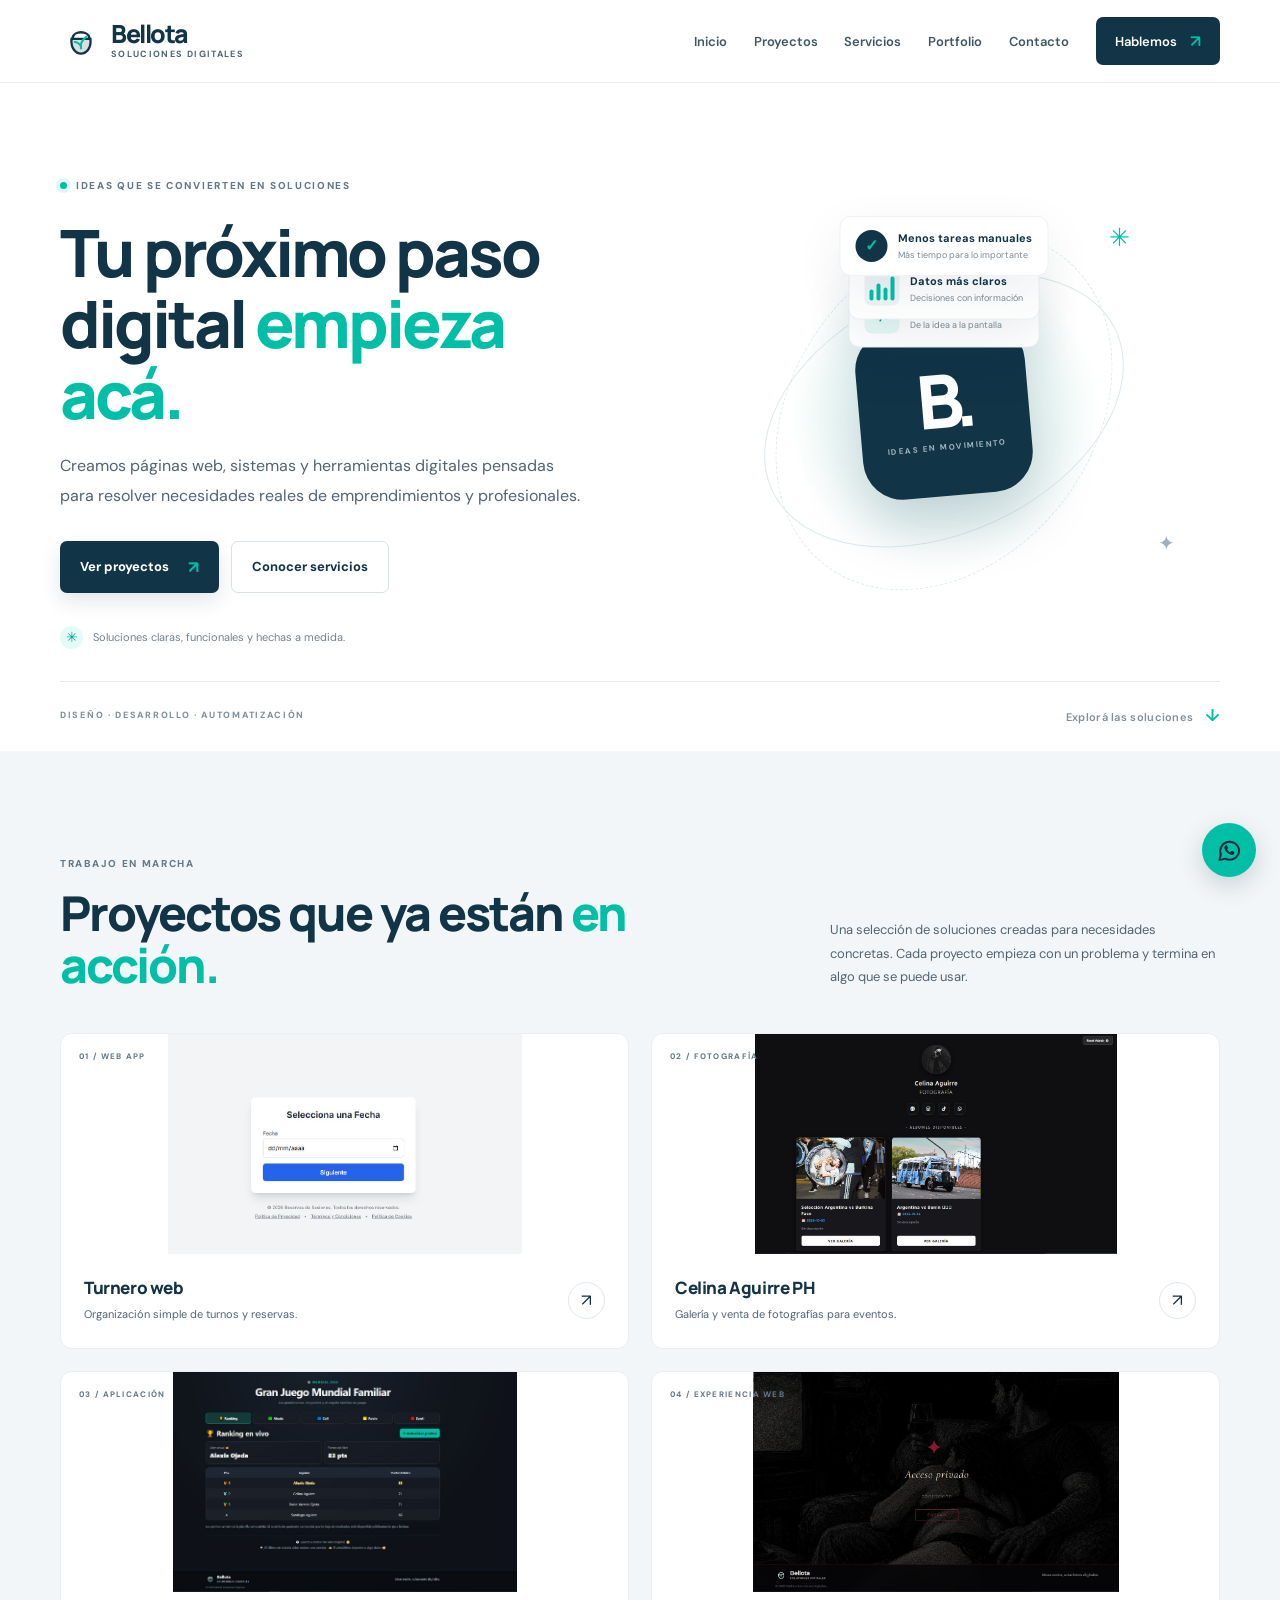
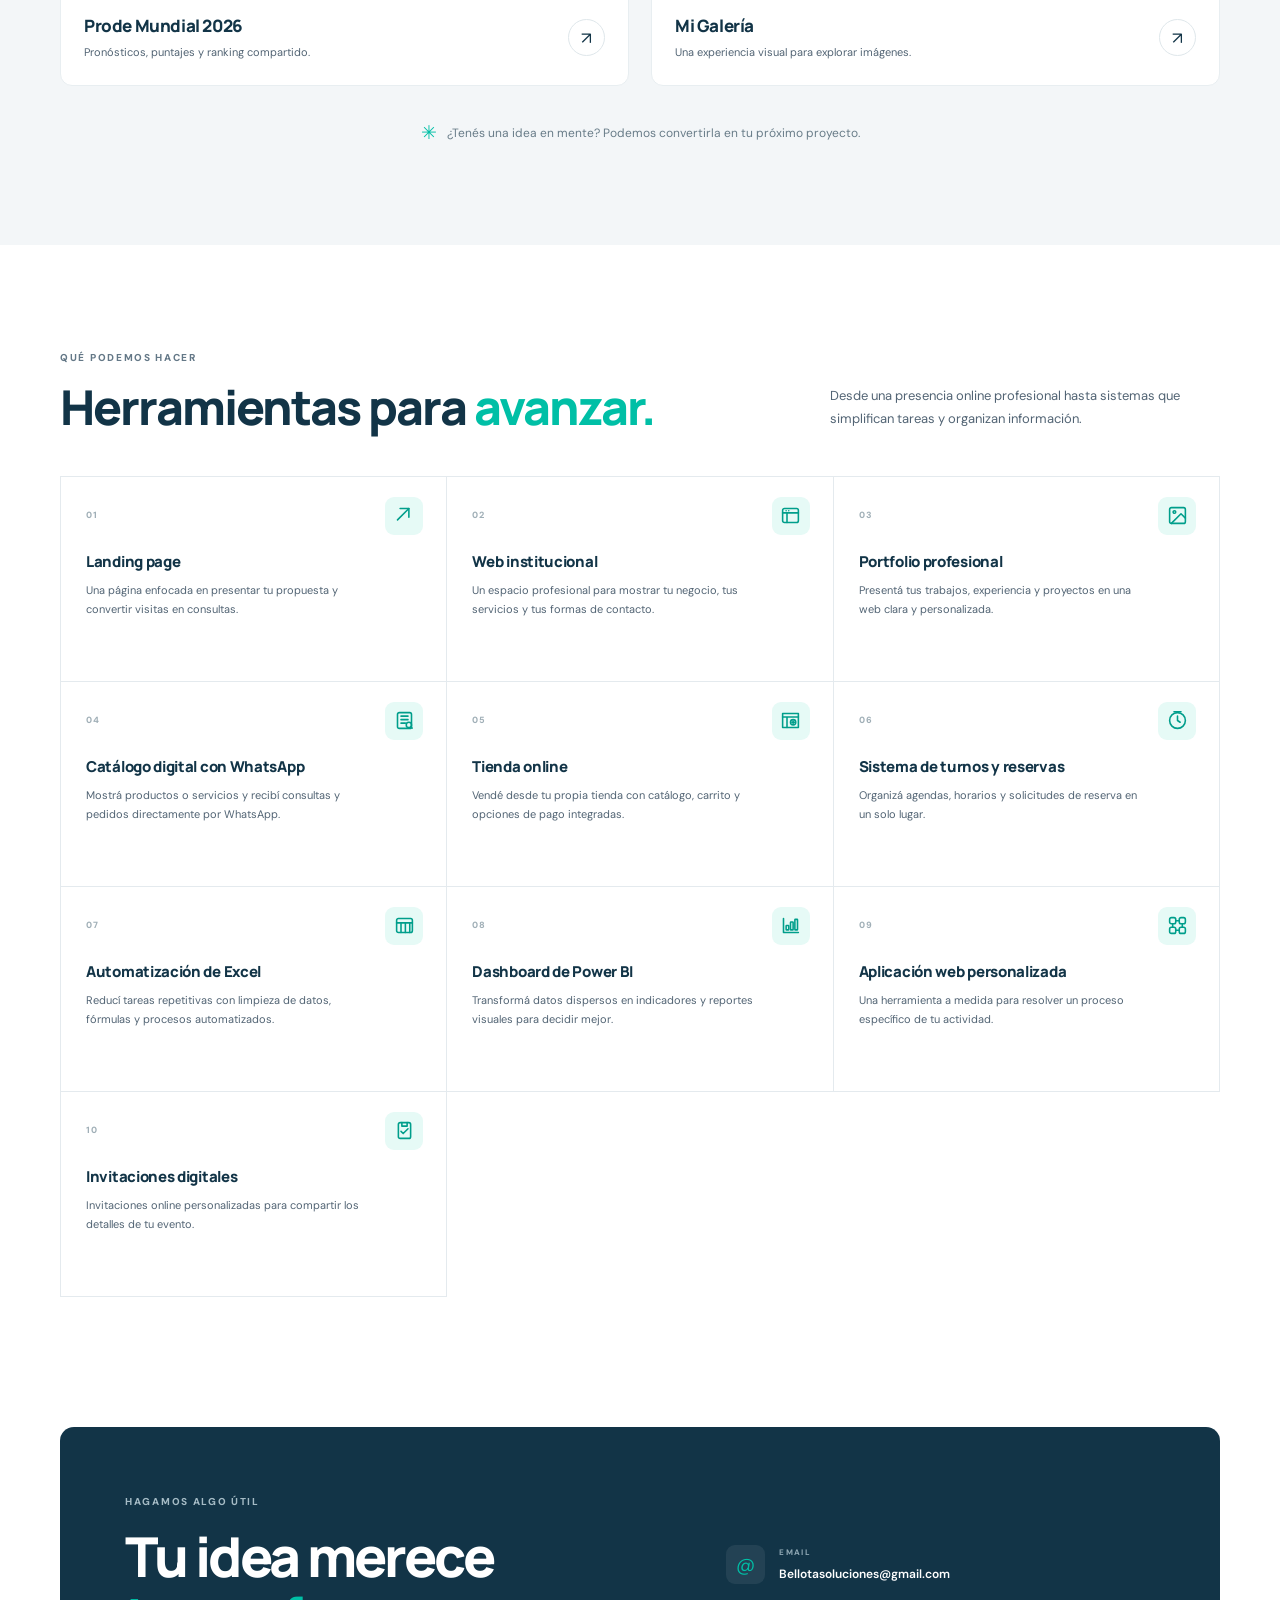
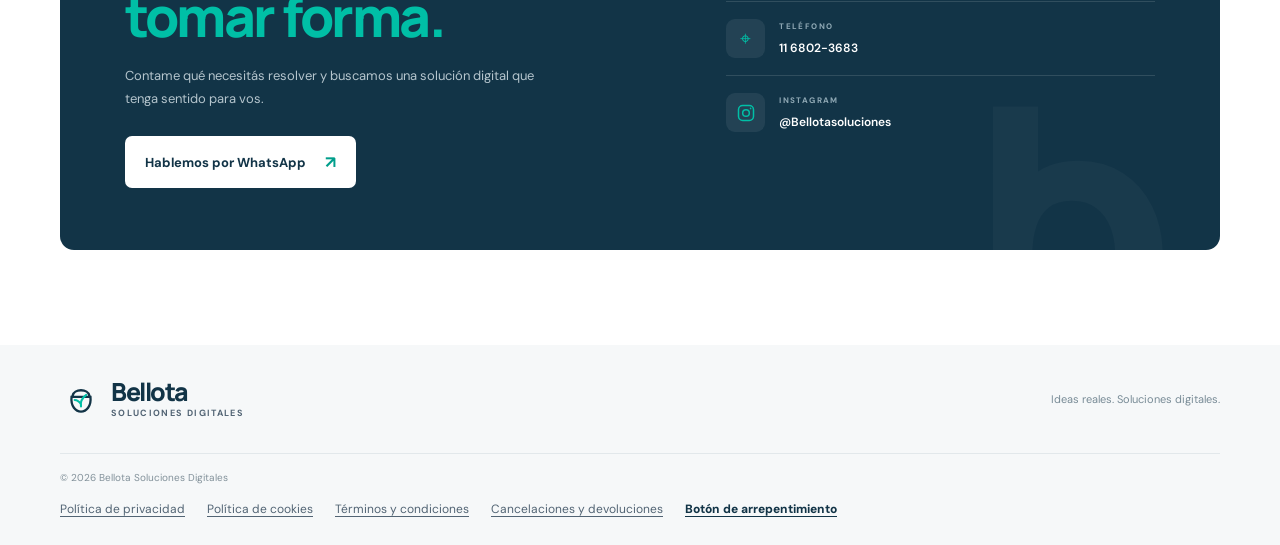
<file: index.html>
<!DOCTYPE html>
<html lang="es">
<head>
  <meta charset="UTF-8">
  <meta name="viewport" content="width=device-width, initial-scale=1.0">
  <meta name="theme-color" content="#123447">
  <meta name="description" content="Bellota Soluciones Digitales. Desarrollo web, automatización y herramientas digitales para emprendimientos y profesionales.">
  <title>Bellota Soluciones Digitales</title>
  <link rel="preconnect" href="https://fonts.googleapis.com">
  <link rel="preconnect" href="https://fonts.gstatic.com" crossorigin>
  <link href="https://fonts.googleapis.com/css2?family=DM+Sans:wght@400;500;600;700&family=Manrope:wght@400;500;600;700;800&display=swap" rel="stylesheet">
  <link rel="stylesheet" href="styles.css">

  <script>function loadScript(a){var b=document.getElementsByTagName("head")[0],c=document.createElement("script");c.type="text/javascript",c.src="https://tracker.metricool.com/resources/be.js",c.onreadystatechange=a,c.onload=a,b.appendChild(c)}loadScript(function(){beTracker.t({hash:"b09c256574d05e59ebe84258ae0551e1"})});</script>
  
<style>
.legal-footer{max-width:1160px;width:calc(100% - 48px);margin:0 auto;padding:0 0 28px;display:flex;flex-wrap:wrap;gap:10px 22px;font-size:12px;color:#526474}
.legal-footer a{text-decoration:underline;text-underline-offset:3px}
.legal-footer .regret-link{font-weight:800;color:#123447}
.legal-footer a:focus-visible{outline:3px solid #00bfa6;outline-offset:3px}
</style>
</head>
<body>
  <header class="site-header">
    <div class="container nav-wrap">
      <a class="brand" href="#inicio" aria-label="Bellota, inicio">
        <span class="brand-mark" aria-hidden="true"><svg viewBox="0 0 40 40"><path d="M12 17c1-7 15-7 16 0" fill="none" stroke="currentColor" stroke-width="2.4" stroke-linecap="round"/><path d="M11 18h18c1 9-4 14-9 14s-10-5-9-14Z" fill="currentColor" opacity=".16"/><path d="M11 18h18c1 9-4 14-9 14s-10-5-9-14Z" fill="none" stroke="currentColor" stroke-width="2.2"/><path d="M20 27c-1-5 1-8 5-11M20 25c-2-3-4-4-6-4" fill="none" stroke="#00BFA6" stroke-width="2" stroke-linecap="round"/></svg></span>
        <span class="brand-copy"><strong>Bellota</strong><small>soluciones digitales</small></span>
      </a>
      <button class="menu-toggle" aria-label="Abrir menú" aria-expanded="false" aria-controls="main-nav"><span></span><span></span><span></span></button>
      <nav id="main-nav" class="main-nav" aria-label="Navegación principal">
        <a href="#inicio">Inicio</a>
        <a href="#proyectos">Proyectos</a>
        <a href="#servicios">Servicios</a>
        <a href="portfolio.html">Portfolio</a>
        <a href="#contacto">Contacto</a>
        <a class="nav-cta" href="#contacto">Hablemos <span aria-hidden="true">↗</span></a>
      </nav>
    </div>
  </header>

  <main>
    <section class="hero section" id="inicio">
      <div class="container hero-grid">
        <div class="hero-copy">
          <span class="eyebrow"><span class="eyebrow-dot"></span> Ideas que se convierten en soluciones</span>
          <h1>Tu próximo paso digital <span>empieza acá.</span></h1>
          <p class="hero-lead">Creamos páginas web, sistemas y herramientas digitales pensadas para resolver necesidades reales de emprendimientos y profesionales.</p>
          <div class="hero-actions">
            <a class="button button-primary" href="#proyectos">Ver proyectos <span aria-hidden="true">↗</span></a>
            <a class="button button-secondary" href="#servicios">Conocer servicios</a>
          </div>
          <div class="hero-note"><span class="note-icon">✳</span><span>Soluciones claras, funcionales y hechas a medida.</span></div>
        </div>
        <div class="hero-visual" aria-label="Ilustración abstracta de soluciones digitales">
          <div class="visual-orbit orbit-one"></div><div class="visual-orbit orbit-two"></div>
          <div class="visual-core"><span class="core-symbol">B.</span><span class="core-label">IDEAS EN MOVIMIENTO</span></div>
          <div class="card-orbit card-orbit-code"><div class="float-card card-code"><span class="mini-icon">&lt;/&gt;</span><span><strong>Desarrollo web</strong><small>De la idea a la pantalla</small></span><span class="status-dot"></span></div></div>
          <div class="card-orbit card-orbit-chart"><div class="float-card card-chart"><span class="chart-bars"><i></i><i></i><i></i><i></i></span><span><strong>Datos más claros</strong><small>Decisiones con información</small></span></div></div>
          <div class="card-orbit card-orbit-check"><div class="float-card card-check"><span class="check-icon">✓</span><span><strong>Menos tareas manuales</strong><small>Más tiempo para lo importante</small></span></div></div>
          <span class="visual-spark spark-a">✳</span><span class="visual-spark spark-b">✦</span>
        </div>
      </div>
      <div class="container hero-bottom"><span>DISEÑO · DESARROLLO · AUTOMATIZACIÓN</span><span class="scroll-hint">Explorá las soluciones <span>↓</span></span></div>
    </section>

    <section class="section projects-section" id="proyectos">
      <div class="container">
        <div class="section-heading">
          <div><span class="eyebrow">TRABAJO EN MARCHA</span><h2>Proyectos que ya están <span>en acción.</span></h2></div>
          <p>Una selección de soluciones creadas para necesidades concretas. Cada proyecto empieza con un problema y termina en algo que se puede usar.</p>
        </div>
        <div class="projects-grid">
          <a class="project-card" href="https://mi-turnero-celina.netlify.app/" target="_blank" rel="noopener noreferrer">
            <div class="project-art project-image" style="background-image: url('img/turnero.jpg'); background-size: contain; background-repeat: no-repeat; background-position: center;">
              <span class="art-badge">01 / WEB APP</span>
            </div>
            <div class="project-info"><div><h3>Turnero web</h3><p>Organización simple de turnos y reservas.</p></div><span class="arrow-circle">↗</span></div>
          </a>
          <a class="project-card" href="https://celinaaguirreph.onrender.com/" target="_blank" rel="noopener noreferrer">
            <div class="project-art project-image" style="background-image: url('img/celina-aguirre.jpg'); background-size: contain; background-repeat: no-repeat; background-position: center;">
              <span class="art-badge">02 / FOTOGRAFÍA</span>
            </div>
            <div class="project-info"><div><h3>Celina Aguirre PH</h3><p>Galería y venta de fotografías para eventos.</p></div><span class="arrow-circle">↗</span></div>
          </a>
          <a class="project-card" href="https://mundial2026-6b9.pages.dev/" target="_blank" rel="noopener noreferrer">
            <div class="project-art project-image" style="background-image: url('img/prode-mundial.JPG?v=2'); background-size: contain; background-repeat: no-repeat; background-position: center;">
              <span class="art-badge">03 / APLICACIÓN</span>
            </div>
            <div class="project-info"><div><h3>Prode Mundial 2026</h3><p>Pronósticos, puntajes y ranking compartido.</p></div><span class="arrow-circle">↗</span></div>
          </a>
          <a class="project-card" href="https://mi-galeria.pages.dev/" target="_blank" rel="noopener noreferrer">
            <div class="project-art project-image" style="background-image: url('img/mi-galeria.JPG'); background-size: contain; background-repeat: no-repeat; background-position: center;">
              <span class="art-badge">04 / EXPERIENCIA WEB</span>
            </div>
            <div class="project-info"><div><h3>Mi Galería</h3><p>Una experiencia visual para explorar imágenes.</p></div><span class="arrow-circle">↗</span></div>
          </a>
        </div>
        <div class="section-footnote"><span class="tiny-star">✳</span> ¿Tenés una idea en mente? Podemos convertirla en tu próximo proyecto.</div>
      </div>
    </section>

    <section class="section services-section" id="servicios">
      <div class="container">
        <div class="section-heading">
          <div><span class="eyebrow">QUÉ PODEMOS HACER</span><h2>Herramientas para <span>avanzar.</span></h2></div>
          <p>Desde una presencia online profesional hasta sistemas que simplifican tareas y organizan información.</p>
        </div>
        <div class="services-grid">
          <article class="service-card"><span class="service-number">01</span><span class="service-icon"><svg viewBox="0 0 24 24" aria-hidden="true" fill="none" stroke="currentColor" stroke-width="1.8" stroke-linecap="round" stroke-linejoin="round"><path d="M4 17 17 4"/><path d="M7 4h10v10"/></svg></span><h3>Landing page</h3><p>Una página enfocada en presentar tu propuesta y convertir visitas en consultas.</p></article>
          <article class="service-card"><span class="service-number">02</span><span class="service-icon"><svg viewBox="0 0 24 24" aria-hidden="true" fill="none" stroke="currentColor" stroke-width="1.8" stroke-linecap="round" stroke-linejoin="round"><rect x="3" y="4" width="18" height="16" rx="2"/><path d="M3 9h18M8 9v11M7 6.5h.01M10 6.5h.01"/></svg></span><h3>Web institucional</h3><p>Un espacio profesional para mostrar tu negocio, tus servicios y tus formas de contacto.</p></article>
          <article class="service-card"><span class="service-number">03</span><span class="service-icon"><svg viewBox="0 0 24 24" aria-hidden="true" fill="none" stroke="currentColor" stroke-width="1.8" stroke-linecap="round" stroke-linejoin="round"><rect x="3" y="3" width="18" height="18" rx="2"/><circle cx="8.5" cy="8" r="1.5"/><path d="m21 15-5-5L5 21"/></svg></span><h3>Portfolio profesional</h3><p>Presentá tus trabajos, experiencia y proyectos en una web clara y personalizada.</p></article>
          <article class="service-card"><span class="service-number">04</span><span class="service-icon"><svg viewBox="0 0 24 24" aria-hidden="true" fill="none" stroke="currentColor" stroke-width="1.8" stroke-linecap="round" stroke-linejoin="round"><rect x="4" y="3" width="16" height="18" rx="2"/><path d="M8 7h8M8 11h8M8 15h5"/><circle cx="17" cy="17" r="3"/><path d="m19.2 19.2 1.5 1.5"/></svg></span><h3>Catálogo digital con WhatsApp</h3><p>Mostrá productos o servicios y recibí consultas y pedidos directamente por WhatsApp.</p></article>
          <article class="service-card"><span class="service-number">05</span><span class="service-icon"><svg viewBox="0 0 24 24" aria-hidden="true" fill="none" stroke="currentColor" stroke-width="1.8" stroke-linecap="round" stroke-linejoin="round"><path d="M3 4h18v16H3z"/><path d="M3 8h18M8 8v12"/><circle cx="15" cy="14" r="3"/><path d="M15 12.5v3M13.5 14h3"/></svg></span><h3>Tienda online</h3><p>Vendé desde tu propia tienda con catálogo, carrito y opciones de pago integradas.</p></article>
          <article class="service-card"><span class="service-number">06</span><span class="service-icon"><svg viewBox="0 0 24 24" aria-hidden="true" fill="none" stroke="currentColor" stroke-width="1.8" stroke-linecap="round" stroke-linejoin="round"><circle cx="12" cy="12" r="9"/><path d="M12 7v5l3 2M8 2h8"/></svg></span><h3>Sistema de turnos y reservas</h3><p>Organizá agendas, horarios y solicitudes de reserva en un solo lugar.</p></article>
          <article class="service-card"><span class="service-number">07</span><span class="service-icon"><svg viewBox="0 0 24 24" aria-hidden="true" fill="none" stroke="currentColor" stroke-width="1.8" stroke-linecap="round" stroke-linejoin="round"><rect x="3" y="4" width="18" height="16" rx="2"/><path d="M3 9h18M8 9v11M13 9v11M18 9v11"/></svg></span><h3>Automatización de Excel</h3><p>Reducí tareas repetitivas con limpieza de datos, fórmulas y procesos automatizados.</p></article>
          <article class="service-card"><span class="service-number">08</span><span class="service-icon"><svg viewBox="0 0 24 24" aria-hidden="true" fill="none" stroke="currentColor" stroke-width="1.8" stroke-linecap="round" stroke-linejoin="round"><path d="M4 20V4M4 20h17"/><rect x="7" y="12" width="3" height="5" rx=".5"/><rect x="12" y="8" width="3" height="9" rx=".5"/><rect x="17" y="5" width="3" height="12" rx=".5"/></svg></span><h3>Dashboard de Power BI</h3><p>Transformá datos dispersos en indicadores y reportes visuales para decidir mejor.</p></article>
          <article class="service-card"><span class="service-number">09</span><span class="service-icon"><svg viewBox="0 0 24 24" aria-hidden="true" fill="none" stroke="currentColor" stroke-width="1.8" stroke-linecap="round" stroke-linejoin="round"><rect x="3" y="3" width="7" height="7" rx="2"/><rect x="14" y="3" width="7" height="7" rx="2"/><rect x="3" y="14" width="7" height="7" rx="2"/><rect x="14" y="14" width="7" height="7" rx="2"/><path d="M10 6.5h4M6.5 10v4M17.5 10v4M10 17.5h4"/></svg></span><h3>Aplicación web personalizada</h3><p>Una herramienta a medida para resolver un proceso específico de tu actividad.</p></article>
          <article class="service-card"><span class="service-number">10</span><span class="service-icon"><svg viewBox="0 0 24 24" aria-hidden="true" fill="none" stroke="currentColor" stroke-width="1.8" stroke-linecap="round" stroke-linejoin="round"><rect x="5" y="3" width="14" height="18" rx="2"/><path d="M9 3v4h6V3M8 13l2.5 2.5L16 10"/></svg></span><h3>Invitaciones digitales</h3><p>Invitaciones online personalizadas para compartir los detalles de tu evento.</p></article>
        </div>
      </div>
    </section>

    <section class="contact-section section" id="contacto">
      <div class="container contact-panel">
        <div class="contact-copy"><span class="eyebrow eyebrow-light">HAGAMOS ALGO ÚTIL</span><h2>Tu idea merece<br><span>tomar forma.</span></h2><p>Contame qué necesitás resolver y buscamos una solución digital que tenga sentido para vos.</p><a class="button button-light" href="https://wa.me/5491168023683?text=Hola%21%20Quiero%20hacer%20una%20consulta." target="_blank" rel="noopener noreferrer">Hablemos por WhatsApp <span>↗</span></a></div>
        <div class="contact-details">
          <div class="contact-detail"><span class="contact-detail-icon">@</span><div><small>EMAIL</small><a href="mailto:Bellotasoluciones@gmail.com">Bellotasoluciones@gmail.com</a></div></div>
          <div class="contact-detail"><span class="contact-detail-icon">⌖</span><div><small>TELÉFONO</small><a href="tel:+541168023683">11 6802-3683</a></div></div>
          <div class="contact-detail"><span class="contact-detail-icon" aria-hidden="true"><svg viewBox="0 0 24 24" width="20" height="20" fill="none" stroke="currentColor" stroke-width="1.8" stroke-linecap="round" stroke-linejoin="round"><rect x="3" y="3" width="18" height="18" rx="5"/><circle cx="12" cy="12" r="4"/><circle cx="17.5" cy="6.5" r="1" fill="currentColor" stroke="none"/></svg></span><div><small>INSTAGRAM</small><a href="https://www.instagram.com/Bellotasoluciones/" target="_blank" rel="noopener noreferrer">@Bellotasoluciones</a></div></div>
        </div>
        <div class="contact-decoration">b.</div>
      </div>
    </section>
  </main>

  <footer class="site-footer">
    <div class="container footer-main">
      <a class="brand brand-footer" href="#inicio"><span class="brand-mark" aria-hidden="true"><svg viewBox="0 0 40 40"><path d="M12 17c1-7 15-7 16 0" fill="none" stroke="currentColor" stroke-width="2.4" stroke-linecap="round"/><path d="M11 18h18c1 9-4 14-9 14s-10-5-9-14Z" fill="none" stroke="currentColor" stroke-width="2.2"/><path d="M20 27c-1-5 1-8 5-11M20 25c-2-3-4-4-6-4" fill="none" stroke="#00BFA6" stroke-width="2" stroke-linecap="round"/></svg></span><span class="brand-copy"><strong>Bellota</strong><small>soluciones digitales</small></span></a>
      <p>Ideas reales. Soluciones digitales.</p>
    </div>
    <div class="container footer-bottom"><span>© <span id="year"></span> Bellota Soluciones Digitales</span></div>

    <nav class="legal-footer" aria-label="Información legal">
      <a href="privacidad.html">Política de privacidad</a>
      <a href="cookies.html">Política de cookies</a>
      <a href="terminos.html">Términos y condiciones</a>
      <a href="cancelaciones-devoluciones.html">Cancelaciones y devoluciones</a>
      <a class="regret-link" href="https://wa.me/5491168023683?text=Solicito%20la%20Devoluci%C3%B3n%20o%20cancelaci%C3%B3n%20de%20mi%20proyecto%20" target="_blank" rel="noopener noreferrer">Botón de arrepentimiento</a>
    </nav>
  </footer>

  <a class="whatsapp-float" href="https://wa.me/5491168023683?text=Hola%21%20Quiero%20hacer%20una%20consulta." target="_blank" rel="noopener noreferrer" aria-label="Contactar por WhatsApp"><svg viewBox="0 0 24 24" aria-hidden="true"><path d="M20.5 11.8a8.4 8.4 0 0 1-12.4 7.4L3 20.5l1.3-4.9a8.4 8.4 0 1 1 16.2-3.8Z" fill="none" stroke="currentColor" stroke-width="1.7" stroke-linejoin="round"/><path d="M8.2 7.7c.2-.4.4-.4.7-.4h.5c.2 0 .4.1.5.4l.8 1.8c.1.2.1.4-.1.6l-.6.7c-.2.2-.2.4 0 .6.5.9 1.3 1.6 2.2 2.1.2.1.4.1.6-.1l.8-.9c.2-.2.4-.2.6-.1l1.7.8c.3.1.4.3.4.5 0 .4-.2 1.2-.7 1.6-.5.5-1.2.7-1.9.6-1.1-.2-2.5-.9-3.8-2.1-1.4-1.3-2.2-2.8-2.4-3.8-.2-.8.1-1.6.7-2.3Z" fill="currentColor"/></svg></a>
  <script src="script.js"></script>
</body>
</html>
</file>
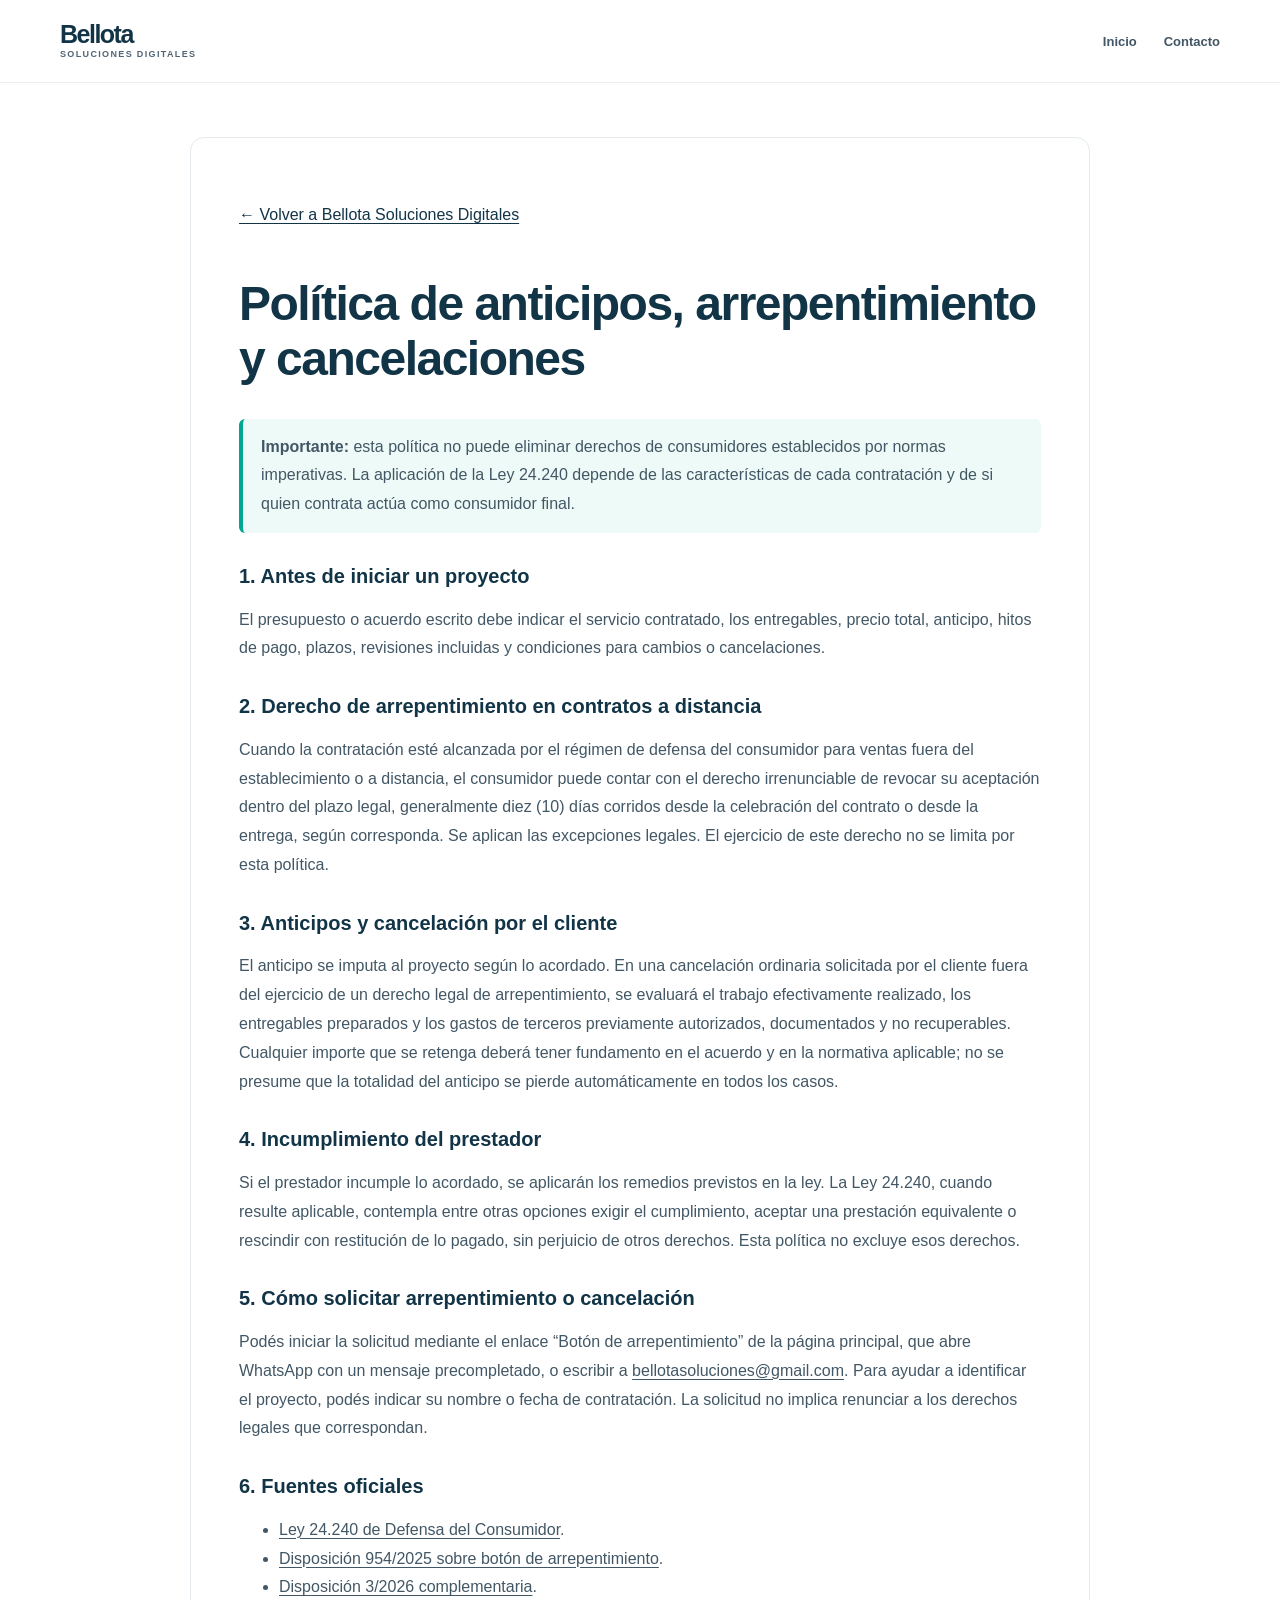
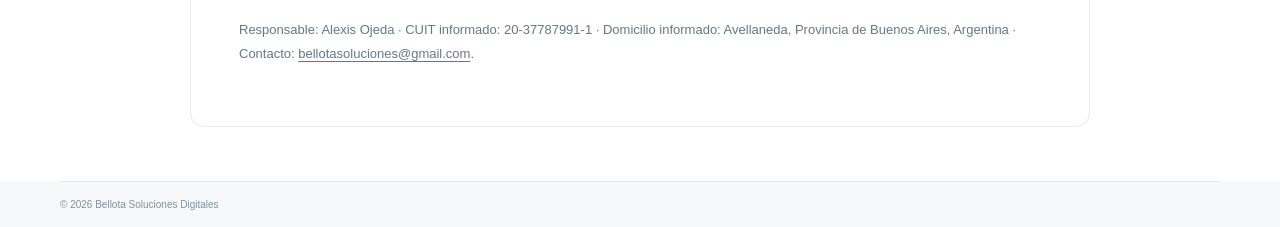
<file: cancelaciones-devoluciones.html>
<!doctype html>
<html lang="es">
<head>
<meta charset="utf-8"><meta name="viewport" content="width=device-width, initial-scale=1">
<meta name="theme-color" content="#123447">
<meta name="description" content="Política de anticipos, arrepentimiento y cancelaciones de Bellota Soluciones Digitales.">
<title>Política de anticipos, arrepentimiento y cancelaciones | Bellota Soluciones Digitales</title>
<link rel="stylesheet" href="styles.css">
<style>
.legal-page{max-width:900px;margin:54px auto;padding:clamp(22px,5vw,48px);background:#fff;border:1px solid #e4eaee;border-radius:14px}
.legal-page h1{font:800 clamp(32px,5vw,48px)/1.15 var(--font-head);letter-spacing:-1.5px}
.legal-page h2{margin-top:30px;font:800 20px/1.3 var(--font-head)}
.legal-page p,.legal-page li{color:#425765;line-height:1.8}
.legal-page .notice{background:#eefaf7;border-left:4px solid #00a68f;padding:14px 18px;border-radius:6px}
.legal-page a{text-decoration:underline;text-underline-offset:3px}
.legal-back{display:inline-block;margin:20px 0}
.legal-page .legal-meta{font-size:13px;color:#647887}
</style>
</head>
<body>
<header class="site-header"><div class="container nav-wrap"><a class="brand" href="index.html"><span class="brand-copy"><strong>Bellota</strong><small>soluciones digitales</small></span></a><nav class="main-nav" aria-label="Navegación legal"><a href="index.html">Inicio</a><a href="index.html#contacto">Contacto</a></nav></div></header>
<main class="legal-page">
<a class="legal-back" href="index.html">← Volver a Bellota Soluciones Digitales</a>
<h1>Política de anticipos, arrepentimiento y cancelaciones</h1>

<p class="notice"><strong>Importante:</strong> esta política no puede eliminar derechos de consumidores establecidos por normas imperativas. La aplicación de la Ley 24.240 depende de las características de cada contratación y de si quien contrata actúa como consumidor final.</p>
<h2>1. Antes de iniciar un proyecto</h2>
<p>El presupuesto o acuerdo escrito debe indicar el servicio contratado, los entregables, precio total, anticipo, hitos de pago, plazos, revisiones incluidas y condiciones para cambios o cancelaciones.</p>
<h2>2. Derecho de arrepentimiento en contratos a distancia</h2>
<p>Cuando la contratación esté alcanzada por el régimen de defensa del consumidor para ventas fuera del establecimiento o a distancia, el consumidor puede contar con el derecho irrenunciable de revocar su aceptación dentro del plazo legal, generalmente diez (10) días corridos desde la celebración del contrato o desde la entrega, según corresponda. Se aplican las excepciones legales. El ejercicio de este derecho no se limita por esta política.</p>
<h2>3. Anticipos y cancelación por el cliente</h2>
<p>El anticipo se imputa al proyecto según lo acordado. En una cancelación ordinaria solicitada por el cliente fuera del ejercicio de un derecho legal de arrepentimiento, se evaluará el trabajo efectivamente realizado, los entregables preparados y los gastos de terceros previamente autorizados, documentados y no recuperables. Cualquier importe que se retenga deberá tener fundamento en el acuerdo y en la normativa aplicable; no se presume que la totalidad del anticipo se pierde automáticamente en todos los casos.</p>
<h2>4. Incumplimiento del prestador</h2>
<p>Si el prestador incumple lo acordado, se aplicarán los remedios previstos en la ley. La Ley 24.240, cuando resulte aplicable, contempla entre otras opciones exigir el cumplimiento, aceptar una prestación equivalente o rescindir con restitución de lo pagado, sin perjuicio de otros derechos. Esta política no excluye esos derechos.</p>
<h2>5. Cómo solicitar arrepentimiento o cancelación</h2>
<p>Podés iniciar la solicitud mediante el enlace “Botón de arrepentimiento” de la página principal, que abre WhatsApp con un mensaje precompletado, o escribir a <a href="mailto:bellotasoluciones@gmail.com">bellotasoluciones@gmail.com</a>. Para ayudar a identificar el proyecto, podés indicar su nombre o fecha de contratación. La solicitud no implica renunciar a los derechos legales que correspondan.</p>
<h2>6. Fuentes oficiales</h2>
<ul><li><a href="https://www.argentina.gob.ar/normativa/nacional/638/actualizacion">Ley 24.240 de Defensa del Consumidor</a>.</li><li><a href="https://www.argentina.gob.ar/normativa/nacional/disposici%C3%B3n-954-2025-417152/texto">Disposición 954/2025 sobre botón de arrepentimiento</a>.</li><li><a href="https://www.argentina.gob.ar/normativa/nacional/disposici%C3%B3n-3-2026-423007/texto">Disposición 3/2026 complementaria</a>.</li></ul>

<p class="legal-meta">Responsable: Alexis Ojeda · CUIT informado: 20-37787991-1 · Domicilio informado: Avellaneda, Provincia de Buenos Aires, Argentina · Contacto: <a href="mailto:bellotasoluciones@gmail.com">bellotasoluciones@gmail.com</a>.</p>
</main>
<footer class="site-footer"><div class="container footer-bottom"><span>© <span id="year"></span> Bellota Soluciones Digitales</span></div></footer>
<script src="script.js"></script>
</body></html>
</file>
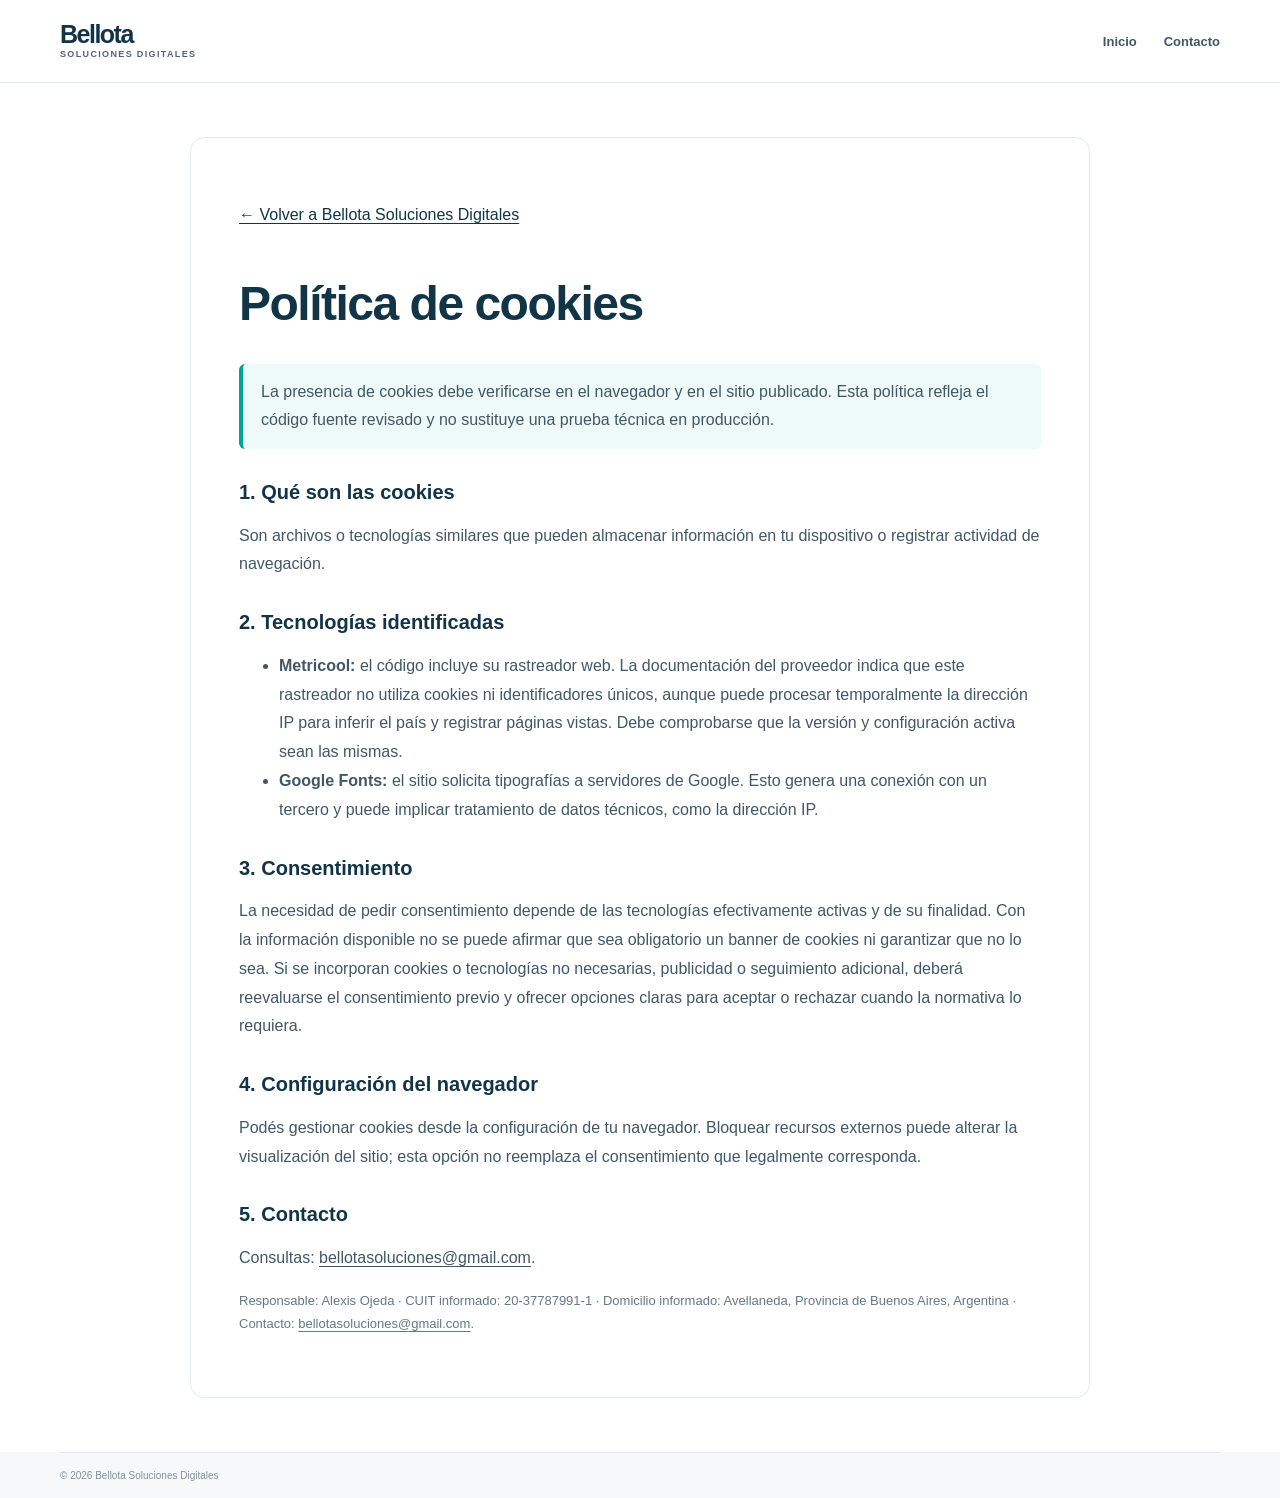
<file: cookies.html>
<!doctype html>
<html lang="es">
<head>
<meta charset="utf-8"><meta name="viewport" content="width=device-width, initial-scale=1">
<meta name="theme-color" content="#123447">
<meta name="description" content="Política de cookies de Bellota Soluciones Digitales.">
<title>Política de cookies | Bellota Soluciones Digitales</title>
<link rel="stylesheet" href="styles.css">
<style>
.legal-page{max-width:900px;margin:54px auto;padding:clamp(22px,5vw,48px);background:#fff;border:1px solid #e4eaee;border-radius:14px}
.legal-page h1{font:800 clamp(32px,5vw,48px)/1.15 var(--font-head);letter-spacing:-1.5px}
.legal-page h2{margin-top:30px;font:800 20px/1.3 var(--font-head)}
.legal-page p,.legal-page li{color:#425765;line-height:1.8}
.legal-page .notice{background:#eefaf7;border-left:4px solid #00a68f;padding:14px 18px;border-radius:6px}
.legal-page a{text-decoration:underline;text-underline-offset:3px}
.legal-back{display:inline-block;margin:20px 0}
.legal-page .legal-meta{font-size:13px;color:#647887}
</style>
</head>
<body>
<header class="site-header"><div class="container nav-wrap"><a class="brand" href="index.html"><span class="brand-copy"><strong>Bellota</strong><small>soluciones digitales</small></span></a><nav class="main-nav" aria-label="Navegación legal"><a href="index.html">Inicio</a><a href="index.html#contacto">Contacto</a></nav></div></header>
<main class="legal-page">
<a class="legal-back" href="index.html">← Volver a Bellota Soluciones Digitales</a>
<h1>Política de cookies</h1>

<p class="notice">La presencia de cookies debe verificarse en el navegador y en el sitio publicado. Esta política refleja el código fuente revisado y no sustituye una prueba técnica en producción.</p>
<h2>1. Qué son las cookies</h2>
<p>Son archivos o tecnologías similares que pueden almacenar información en tu dispositivo o registrar actividad de navegación.</p>
<h2>2. Tecnologías identificadas</h2>
<ul><li><strong>Metricool:</strong> el código incluye su rastreador web. La documentación del proveedor indica que este rastreador no utiliza cookies ni identificadores únicos, aunque puede procesar temporalmente la dirección IP para inferir el país y registrar páginas vistas. Debe comprobarse que la versión y configuración activa sean las mismas.</li>
<li><strong>Google Fonts:</strong> el sitio solicita tipografías a servidores de Google. Esto genera una conexión con un tercero y puede implicar tratamiento de datos técnicos, como la dirección IP.</li></ul>
<h2>3. Consentimiento</h2>
<p>La necesidad de pedir consentimiento depende de las tecnologías efectivamente activas y de su finalidad. Con la información disponible no se puede afirmar que sea obligatorio un banner de cookies ni garantizar que no lo sea. Si se incorporan cookies o tecnologías no necesarias, publicidad o seguimiento adicional, deberá reevaluarse el consentimiento previo y ofrecer opciones claras para aceptar o rechazar cuando la normativa lo requiera.</p>
<h2>4. Configuración del navegador</h2>
<p>Podés gestionar cookies desde la configuración de tu navegador. Bloquear recursos externos puede alterar la visualización del sitio; esta opción no reemplaza el consentimiento que legalmente corresponda.</p>
<h2>5. Contacto</h2>
<p>Consultas: <a href="mailto:bellotasoluciones@gmail.com">bellotasoluciones@gmail.com</a>.</p>

<p class="legal-meta">Responsable: Alexis Ojeda · CUIT informado: 20-37787991-1 · Domicilio informado: Avellaneda, Provincia de Buenos Aires, Argentina · Contacto: <a href="mailto:bellotasoluciones@gmail.com">bellotasoluciones@gmail.com</a>.</p>
</main>
<footer class="site-footer"><div class="container footer-bottom"><span>© <span id="year"></span> Bellota Soluciones Digitales</span></div></footer>
<script src="script.js"></script>
</body></html>
</file>
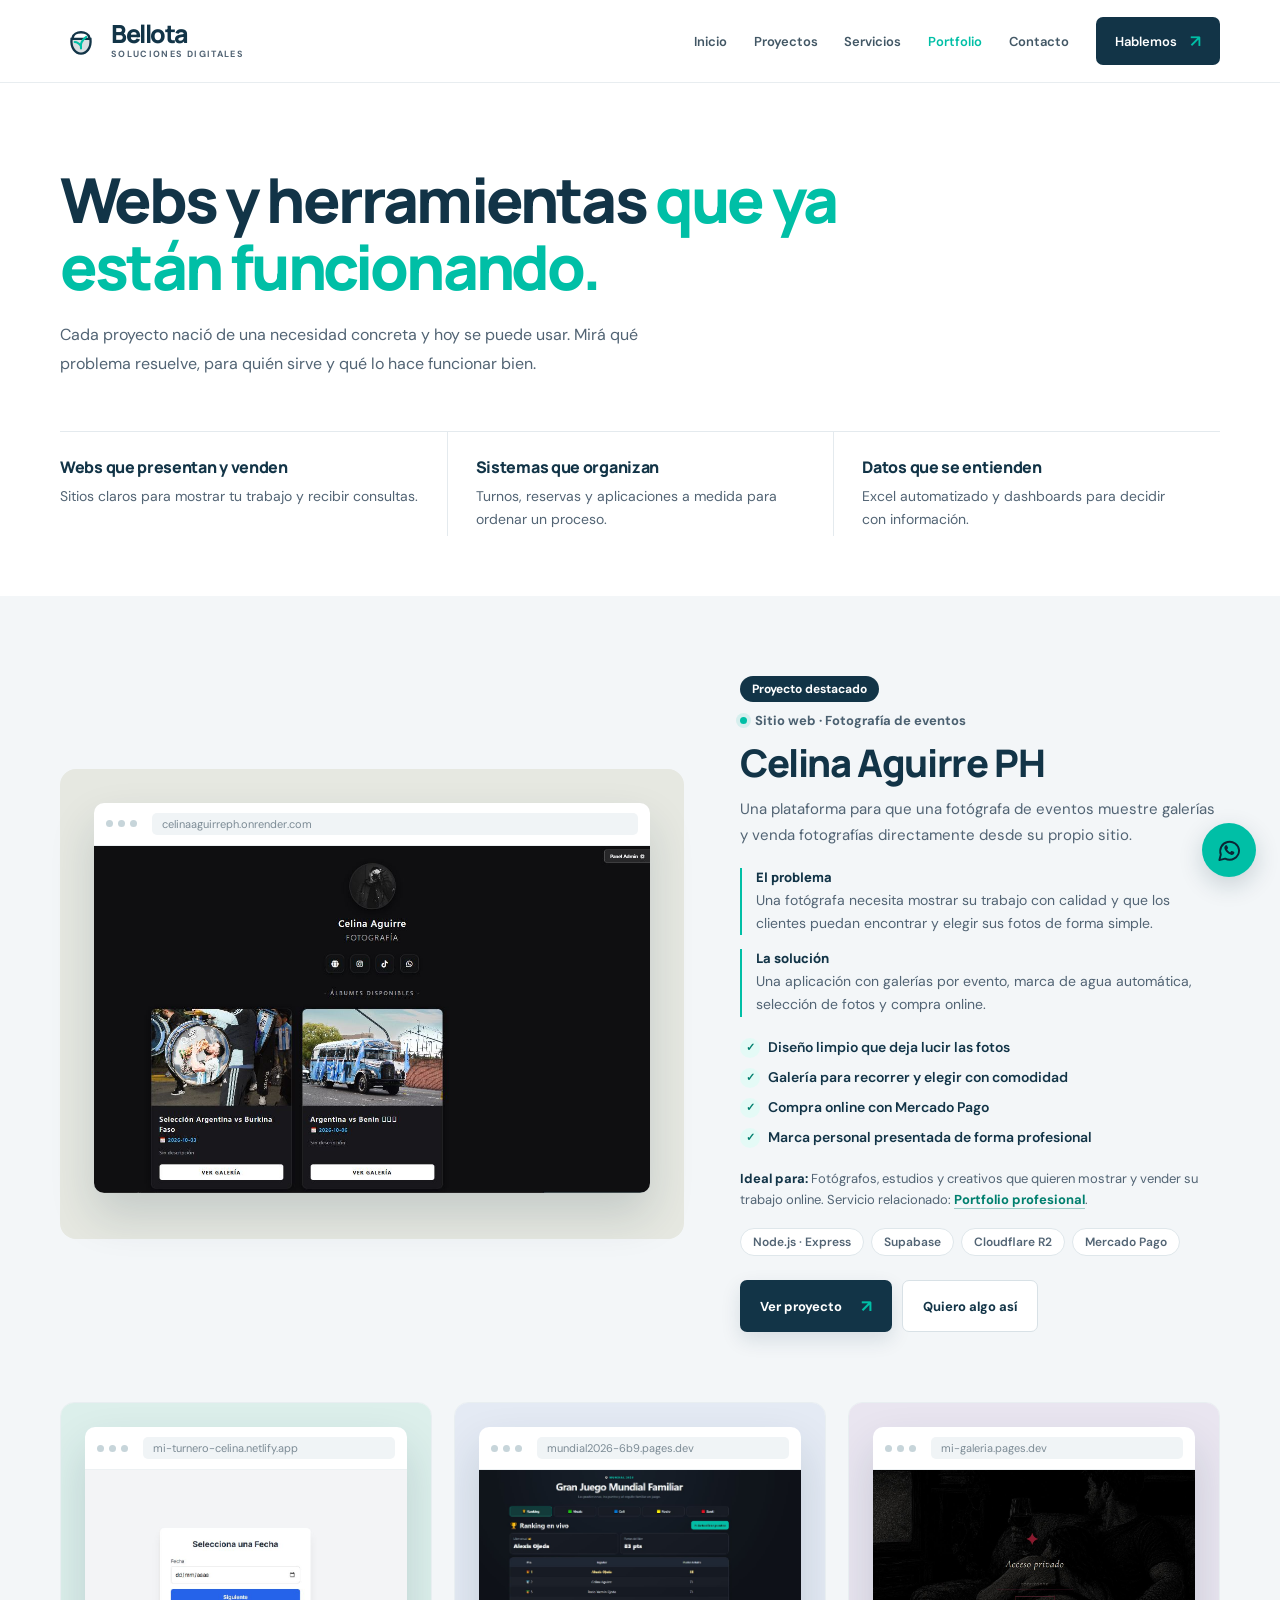
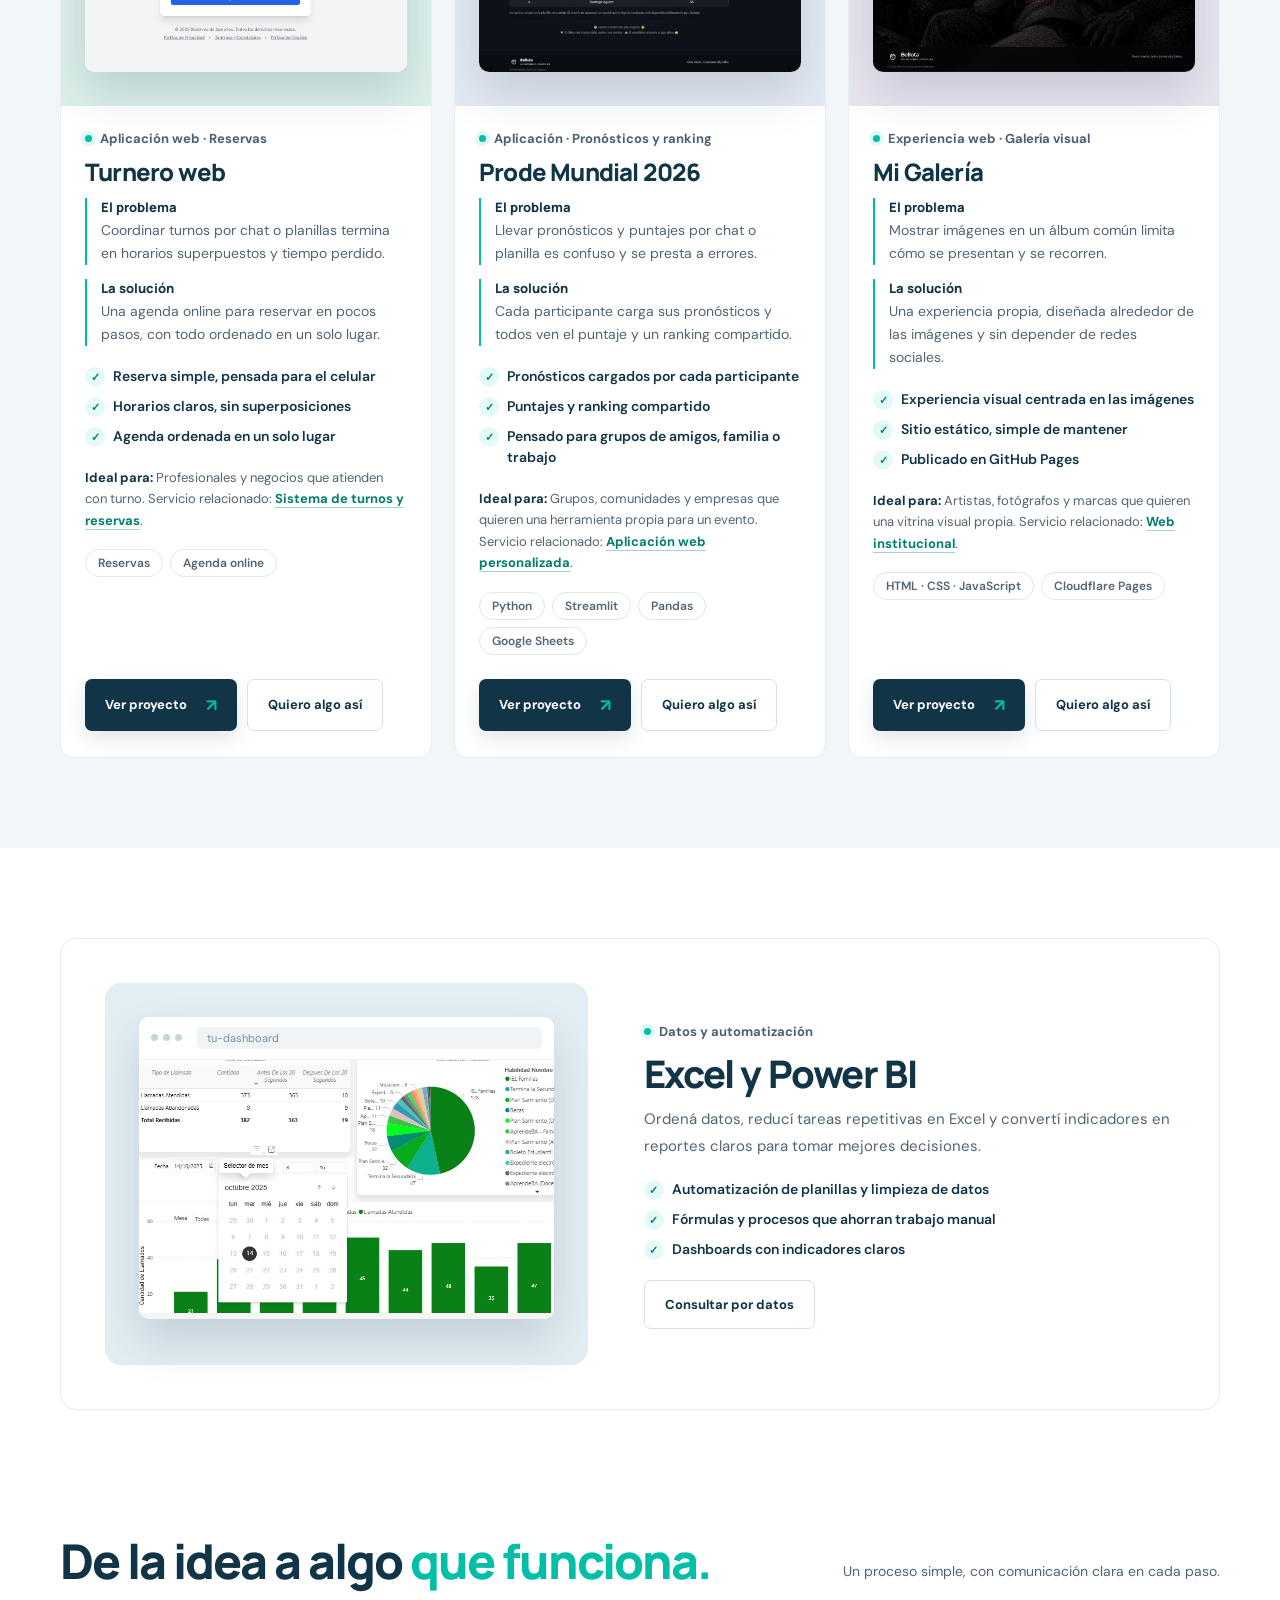
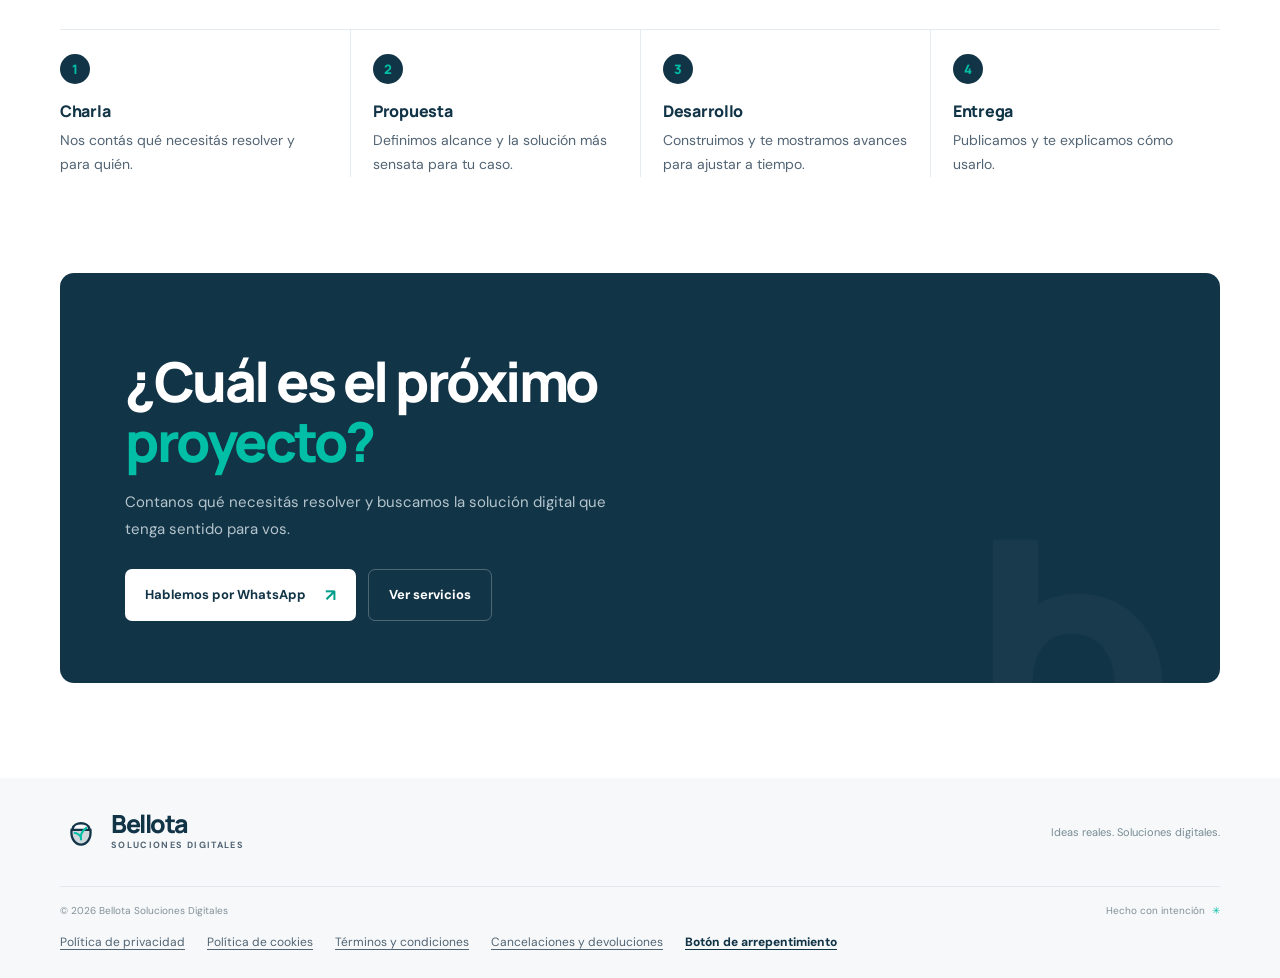
<file: portfolio.html>
<!DOCTYPE html>
<html lang="es">
<head>
  <meta charset="UTF-8">
  <meta name="viewport" content="width=device-width, initial-scale=1.0">
  <meta name="theme-color" content="#123447">
  <meta name="description" content="Portfolio de Bellota Soluciones Digitales: webs, aplicaciones y herramientas a medida, con el problema que resuelve cada una.">
  <meta property="og:type" content="website">
  <meta property="og:title" content="Portfolio | Bellota Soluciones Digitales">
  <meta property="og:description" content="Portfolio de Bellota Soluciones Digitales: webs, aplicaciones y herramientas a medida, con el problema que resuelve cada una.">
  <meta property="og:locale" content="es_AR">
  <title>Portfolio | Bellota Soluciones Digitales</title>
  <link rel="icon" href="data:image/svg+xml,%3Csvg%20xmlns%3D%22http%3A//www.w3.org/2000/svg%22%20viewBox%3D%220%200%2040%2040%22%3E%3Crect%20width%3D%2240%22%20height%3D%2240%22%20rx%3D%229%22%20fill%3D%22%23123447%22/%3E%3Cpath%20d%3D%22M12%2017c1-7%2015-7%2016%200%22%20fill%3D%22none%22%20stroke%3D%22%23fff%22%20stroke-width%3D%222.4%22%20stroke-linecap%3D%22round%22/%3E%3Cpath%20d%3D%22M11%2018h18c1%209-4%2014-9%2014s-10-5-9-14Z%22%20fill%3D%22none%22%20stroke%3D%22%23fff%22%20stroke-width%3D%222.2%22/%3E%3Cpath%20d%3D%22M20%2027c-1-5%201-8%205-11M20%2025c-2-3-4-4-6-4%22%20fill%3D%22none%22%20stroke%3D%22%2300BFA6%22%20stroke-width%3D%222%22%20stroke-linecap%3D%22round%22/%3E%3C/svg%3E">
  <link rel="preconnect" href="https://fonts.googleapis.com">
  <link rel="preconnect" href="https://fonts.gstatic.com" crossorigin>
  <link href="https://fonts.googleapis.com/css2?family=DM+Sans:wght@400;500;600;700&family=Manrope:wght@400;500;600;700;800&display=swap" rel="stylesheet">
  <link rel="stylesheet" href="styles.css">
  <link rel="stylesheet" href="portfolio.css">
<style>
.legal-footer{max-width:1160px;width:calc(100% - 48px);margin:0 auto;padding:0 0 28px;display:flex;flex-wrap:wrap;gap:10px 22px;font-size:12px;color:#526474}
.legal-footer a{text-decoration:underline;text-underline-offset:3px}.legal-footer .regret-link{font-weight:800;color:#123447}
.legal-footer a:focus-visible{outline:3px solid #00bfa6;outline-offset:3px}
</style>
</head>
<body>
  <a class="skip-link" href="#contenido">Saltar al contenido</a>
  <header class="site-header">
    <div class="container nav-wrap">
      <a class="brand" href="index.html#inicio" aria-label="Bellota, inicio"><span class="brand-mark" aria-hidden="true"><svg viewBox="0 0 40 40"><path d="M12 17c1-7 15-7 16 0" fill="none" stroke="currentColor" stroke-width="2.4" stroke-linecap="round"/><path d="M11 18h18c1 9-4 14-9 14s-10-5-9-14Z" fill="currentColor" opacity=".16"/><path d="M11 18h18c1 9-4 14-9 14s-10-5-9-14Z" fill="none" stroke="currentColor" stroke-width="2.2"/><path d="M20 27c-1-5 1-8 5-11M20 25c-2-3-4-4-6-4" fill="none" stroke="#00BFA6" stroke-width="2" stroke-linecap="round"/></svg></span><span class="brand-copy"><strong>Bellota</strong><small>soluciones digitales</small></span></a>
      <button class="menu-toggle" aria-label="Abrir menú" aria-expanded="false" aria-controls="main-nav"><span></span><span></span><span></span></button>
      <nav id="main-nav" class="main-nav" aria-label="Navegación principal">
        <a href="index.html#inicio">Inicio</a><a href="index.html#proyectos">Proyectos</a><a href="index.html#servicios">Servicios</a><a class="active" href="portfolio.html" aria-current="page">Portfolio</a><a href="index.html#contacto">Contacto</a>
        <a class="nav-cta" href="index.html#contacto">Hablemos <span aria-hidden="true">↗</span></a>
      </nav>
    </div>
  </header>

  <main id="contenido">
    <section class="pf-hero">
      <div class="container">
        <h1>Webs y herramientas <span>que ya están funcionando.</span></h1>
        <p class="lead">Cada proyecto nació de una necesidad concreta y hoy se puede usar. Mirá qué problema resuelve, para quién sirve y qué lo hace funcionar bien.</p>
        <ul class="pf-lines">
          <li><strong>Webs que presentan y venden</strong><span>Sitios claros para mostrar tu trabajo y recibir consultas.</span></li>
          <li><strong>Sistemas que organizan</strong><span>Turnos, reservas y aplicaciones a medida para ordenar un proceso.</span></li>
          <li><strong>Datos que se entienden</strong><span>Excel automatizado y dashboards para decidir con información.</span></li>
        </ul>
      </div>
    </section>

    <section class="pf-cases" aria-label="Proyectos">
      <div class="container">
        <article class="case feature" id="celina-ph" style="--tint:#e6e8e1">
        <div class="case-media"><div class="case-stage"><div class="shot"><div class="shot-bar"><i></i><i></i><i></i><span class="shot-url">celinaaguirreph.onrender.com</span></div><img src="img/celina-aguirre.jpg" width="1440" height="900" loading="lazy" alt="Captura de Celina Aguirre PH en computadora"></div></div></div>
        <div class="case-body"><span class="feature-flag">Proyecto destacado</span><br><span class="case-kind">Sitio web · Fotografía de eventos</span>
          <h2>Celina Aguirre PH</h2><p class="case-lead">Una plataforma para que una fotógrafa de eventos muestre galerías y venda fotografías directamente desde su propio sitio.</p><dl class="case-facts"><div><dt>El problema</dt><dd>Una fotógrafa necesita mostrar su trabajo con calidad y que los clientes puedan encontrar y elegir sus fotos de forma simple.</dd></div><div><dt>La solución</dt><dd>Una aplicación con galerías por evento, marca de agua automática, selección de fotos y compra online.</dd></div></dl><ul class="case-points"><li>Diseño limpio que deja lucir las fotos</li><li>Galería para recorrer y elegir con comodidad</li><li>Compra online con Mercado Pago</li><li>Marca personal presentada de forma profesional</li></ul><p class="case-fit"><strong>Ideal para:</strong> Fotógrafos, estudios y creativos que quieren mostrar y vender su trabajo online. Servicio relacionado: <a href="index.html#servicios">Portfolio profesional</a>.</p><ul class="case-tags"><li>Node.js · Express</li><li>Supabase</li><li>Cloudflare R2</li><li>Mercado Pago</li></ul><div class="case-actions"><a class="button button-primary" href="https://celinaaguirreph.onrender.com/" target="_blank" rel="noopener noreferrer">Ver proyecto <span aria-hidden="true">↗</span></a><a class="button button-secondary" href="https://wa.me/5491168023683?text=Hola%21%20Vi%20el%20portfolio%20de%20Bellota%20y%20me%20interesa%20algo%20como%20Celina%20Aguirre%20PH." target="_blank" rel="noopener noreferrer">Quiero algo así</a></div></div>
      </article>
        <div class="cards">
        <article class="case card" id="turnero" style="--tint:#dcefeb"><div class="case-stage"><div class="shot"><div class="shot-bar"><i></i><i></i><i></i><span class="shot-url">mi-turnero-celina.netlify.app</span></div><img src="img/turnero.jpg" width="1440" height="900" loading="lazy" alt="Captura de Turnero web en computadora"></div></div>
          <div class="card-body"><span class="case-kind">Aplicación web · Reservas</span><h2>Turnero web</h2><dl class="case-facts"><div><dt>El problema</dt><dd>Coordinar turnos por chat o planillas termina en horarios superpuestos y tiempo perdido.</dd></div><div><dt>La solución</dt><dd>Una agenda online para reservar en pocos pasos, con todo ordenado en un solo lugar.</dd></div></dl><ul class="case-points"><li>Reserva simple, pensada para el celular</li><li>Horarios claros, sin superposiciones</li><li>Agenda ordenada en un solo lugar</li></ul><p class="case-fit"><strong>Ideal para:</strong> Profesionales y negocios que atienden con turno. Servicio relacionado: <a href="index.html#servicios">Sistema de turnos y reservas</a>.</p><ul class="case-tags"><li>Reservas</li><li>Agenda online</li></ul><div class="case-actions"><a class="button button-primary" href="https://mi-turnero-celina.netlify.app/" target="_blank" rel="noopener noreferrer">Ver proyecto <span aria-hidden="true">↗</span></a><a class="button button-secondary" href="https://wa.me/5491168023683?text=Hola%21%20Vi%20el%20portfolio%20de%20Bellota%20y%20me%20interesa%20algo%20como%20Turnero%20web." target="_blank" rel="noopener noreferrer">Quiero algo así</a></div></div>
        </article>
        <article class="case card" id="prode-mundial" style="--tint:#e4eaf4"><div class="case-stage"><div class="shot"><div class="shot-bar"><i></i><i></i><i></i><span class="shot-url">mundial2026-6b9.pages.dev</span></div><img src="img/prode-mundial.JPG?v=2" width="1440" height="900" loading="eager" alt="Captura de Prode Mundial 2026 en computadora"></div></div>
          <div class="card-body"><span class="case-kind">Aplicación · Pronósticos y ranking</span><h2>Prode Mundial 2026</h2><dl class="case-facts"><div><dt>El problema</dt><dd>Llevar pronósticos y puntajes por chat o planilla es confuso y se presta a errores.</dd></div><div><dt>La solución</dt><dd>Cada participante carga sus pronósticos y todos ven el puntaje y un ranking compartido.</dd></div></dl><ul class="case-points"><li>Pronósticos cargados por cada participante</li><li>Puntajes y ranking compartido</li><li>Pensado para grupos de amigos, familia o trabajo</li></ul><p class="case-fit"><strong>Ideal para:</strong> Grupos, comunidades y empresas que quieren una herramienta propia para un evento. Servicio relacionado: <a href="index.html#servicios">Aplicación web personalizada</a>.</p><ul class="case-tags"><li>Python</li><li>Streamlit</li><li>Pandas</li><li>Google Sheets</li></ul><div class="case-actions"><a class="button button-primary" href="https://mundial2026-6b9.pages.dev/" target="_blank" rel="noopener noreferrer">Ver proyecto <span aria-hidden="true">↗</span></a><a class="button button-secondary" href="https://wa.me/5491168023683?text=Hola%21%20Vi%20el%20portfolio%20de%20Bellota%20y%20me%20interesa%20algo%20como%20Prode%20Mundial%202026." target="_blank" rel="noopener noreferrer">Quiero algo así</a></div></div>
        </article>
        <article class="case card" id="mi-galeria" style="--tint:#e9e5f0"><div class="case-stage"><div class="shot"><div class="shot-bar"><i></i><i></i><i></i><span class="shot-url">mi-galeria.pages.dev</span></div><img src="img/mi-galeria.JPG?v=2" width="1440" height="900" loading="eager" alt="Captura de Mi Galería en computadora"></div></div>
          <div class="card-body"><span class="case-kind">Experiencia web · Galería visual</span><h2>Mi Galería</h2><dl class="case-facts"><div><dt>El problema</dt><dd>Mostrar imágenes en un álbum común limita cómo se presentan y se recorren.</dd></div><div><dt>La solución</dt><dd>Una experiencia propia, diseñada alrededor de las imágenes y sin depender de redes sociales.</dd></div></dl><ul class="case-points"><li>Experiencia visual centrada en las imágenes</li><li>Sitio estático, simple de mantener</li><li>Publicado en GitHub Pages</li></ul><p class="case-fit"><strong>Ideal para:</strong> Artistas, fotógrafos y marcas que quieren una vitrina visual propia. Servicio relacionado: <a href="index.html#servicios">Web institucional</a>.</p><ul class="case-tags"><li>HTML · CSS · JavaScript</li><li>Cloudflare Pages</li></ul><div class="case-actions"><a class="button button-primary" href="https://mi-galeria.pages.dev/" target="_blank" rel="noopener noreferrer">Ver proyecto <span aria-hidden="true">↗</span></a><a class="button button-secondary" href="https://wa.me/5491168023683?text=Hola%21%20Vi%20el%20portfolio%20de%20Bellota%20y%20me%20interesa%20algo%20como%20Mi%20Galer%C3%ADa." target="_blank" rel="noopener noreferrer">Quiero algo así</a></div></div>
        </article>
        </div>
      </div>
    </section>

    <section class="pf-data" aria-label="Datos y automatización">
      <div class="container">
        <article class="case data-panel" id="datos" style="--tint:#e3eef3">
          <div class="case-media"><div class="case-stage"><div class="shot"><div class="shot-bar"><i></i><i></i><i></i><span class="shot-url">tu-dashboard</span></div><img src="img/excel-power-bi.jpg" width="1440" height="900" loading="lazy" alt="Dashboard de Excel y Power BI con indicadores, gráficos y filtros"></div></div></div>
          <div class="case-body">
            <span class="case-kind">Datos y automatización</span>
            <h2>Excel y Power BI</h2>
            <p class="case-lead">Ordená datos, reducí tareas repetitivas en Excel y convertí indicadores en reportes claros para tomar mejores decisiones.</p>
            <ul class="case-points"><li>Automatización de planillas y limpieza de datos</li><li>Fórmulas y procesos que ahorran trabajo manual</li><li>Dashboards con indicadores claros</li></ul>
            <div class="case-actions"><a class="button button-secondary" href="https://wa.me/5491168023683?text=Hola%21%20Vi%20el%20portfolio%20de%20Bellota%20y%20me%20interesa%20automatizar%20Excel%20o%20armar%20un%20dashboard%20de%20Power%20BI." target="_blank" rel="noopener noreferrer">Consultar por datos</a></div>
          </div>
        </article>
      </div>
    </section>

    <section class="pf-process">
      <div class="container">
        <div class="section-heading"><div><h2>De la idea a algo <span>que funciona.</span></h2></div><p>Un proceso simple, con comunicación clara en cada paso.</p></div>
        <ol class="steps">
          <li><h3>Charla</h3><p>Nos contás qué necesitás resolver y para quién.</p></li>
          <li><h3>Propuesta</h3><p>Definimos alcance y la solución más sensata para tu caso.</p></li>
          <li><h3>Desarrollo</h3><p>Construimos y te mostramos avances para ajustar a tiempo.</p></li>
          <li><h3>Entrega</h3><p>Publicamos y te explicamos cómo usarlo.</p></li>
        </ol>
      </div>
    </section>

    <section class="pf-cta">
      <div class="container contact-panel">
        <div class="contact-copy">
          <h2>¿Cuál es el próximo<br><span>proyecto?</span></h2>
          <p>Contanos qué necesitás resolver y buscamos la solución digital que tenga sentido para vos.</p>
          <div class="pf-cta-actions"><a class="button button-light" href="https://wa.me/5491168023683?text=Hola%21%20Vi%20el%20portfolio%20de%20Bellota%20y%20quiero%20contarles%20mi%20idea." target="_blank" rel="noopener noreferrer">Hablemos por WhatsApp <span aria-hidden="true">↗</span></a><a class="button button-ghost-light" href="index.html#servicios">Ver servicios</a></div>
        </div>
        <div class="contact-decoration" aria-hidden="true">b.</div>
      </div>
    </section>
  </main>

  <footer class="site-footer">
    <div class="container footer-main">
      <a class="brand brand-footer" href="index.html#inicio"><span class="brand-mark" aria-hidden="true"><svg viewBox="0 0 40 40"><path d="M12 17c1-7 15-7 16 0" fill="none" stroke="currentColor" stroke-width="2.4" stroke-linecap="round"/><path d="M11 18h18c1 9-4 14-9 14s-10-5-9-14Z" fill="currentColor" opacity=".16"/><path d="M11 18h18c1 9-4 14-9 14s-10-5-9-14Z" fill="none" stroke="currentColor" stroke-width="2.2"/><path d="M20 27c-1-5 1-8 5-11M20 25c-2-3-4-4-6-4" fill="none" stroke="#00BFA6" stroke-width="2" stroke-linecap="round"/></svg></span><span class="brand-copy"><strong>Bellota</strong><small>soluciones digitales</small></span></a>
      <p>Ideas reales. Soluciones digitales.</p>
      
    </div>
    <div class="container footer-bottom"><span>© <span id="year"></span> Bellota Soluciones Digitales</span><span>Hecho con intención <span class="footer-heart">✳</span></span></div>

    <nav class="legal-footer" aria-label="Información legal">
      <a href="privacidad.html">Política de privacidad</a>
      <a href="cookies.html">Política de cookies</a>
      <a href="terminos.html">Términos y condiciones</a>
      <a href="cancelaciones-devoluciones.html">Cancelaciones y devoluciones</a>
      <a class="regret-link" href="https://wa.me/5491168023683?text=Solicito%20la%20Devoluci%C3%B3n%20o%20cancelaci%C3%B3n%20de%20mi%20proyecto%20" target="_blank" rel="noopener noreferrer">Botón de arrepentimiento</a>
    </nav>
  </footer>

  <a class="whatsapp-float" href="https://wa.me/5491168023683?text=Hola%21%20Vi%20el%20portfolio%20de%20Bellota%20y%20quiero%20contarles%20mi%20idea." target="_blank" rel="noopener noreferrer" aria-label="Contactar por WhatsApp"><svg viewBox="0 0 24 24" aria-hidden="true"><path d="M20.5 11.8a8.4 8.4 0 0 1-12.4 7.4L3 20.5l1.3-4.9a8.4 8.4 0 1 1 16.2-3.8Z" fill="none" stroke="currentColor" stroke-width="1.7" stroke-linejoin="round"/><path d="M8.2 7.7c.2-.4.4-.4.7-.4h.5c.2 0 .4.1.5.4l.8 1.8c.1.2.1.4-.1.6l-.6.7c-.2.2-.2.4 0 .6.5.9 1.3 1.6 2.2 2.1.2.1.4.1.6-.1l.8-.9c.2-.2.4-.2.6-.1l1.7.8c.3.1.4.3.4.5 0 .4-.2 1.2-.7 1.6-.5.5-1.2.7-1.9.6-1.1-.2-2.5-.9-3.8-2.1-1.4-1.3-2.2-2.8-2.4-3.8-.2-.8.1-1.6.7-2.3Z" fill="currentColor"/></svg></a>
  <script src="script.js"></script>
</body>
</html>
</file>
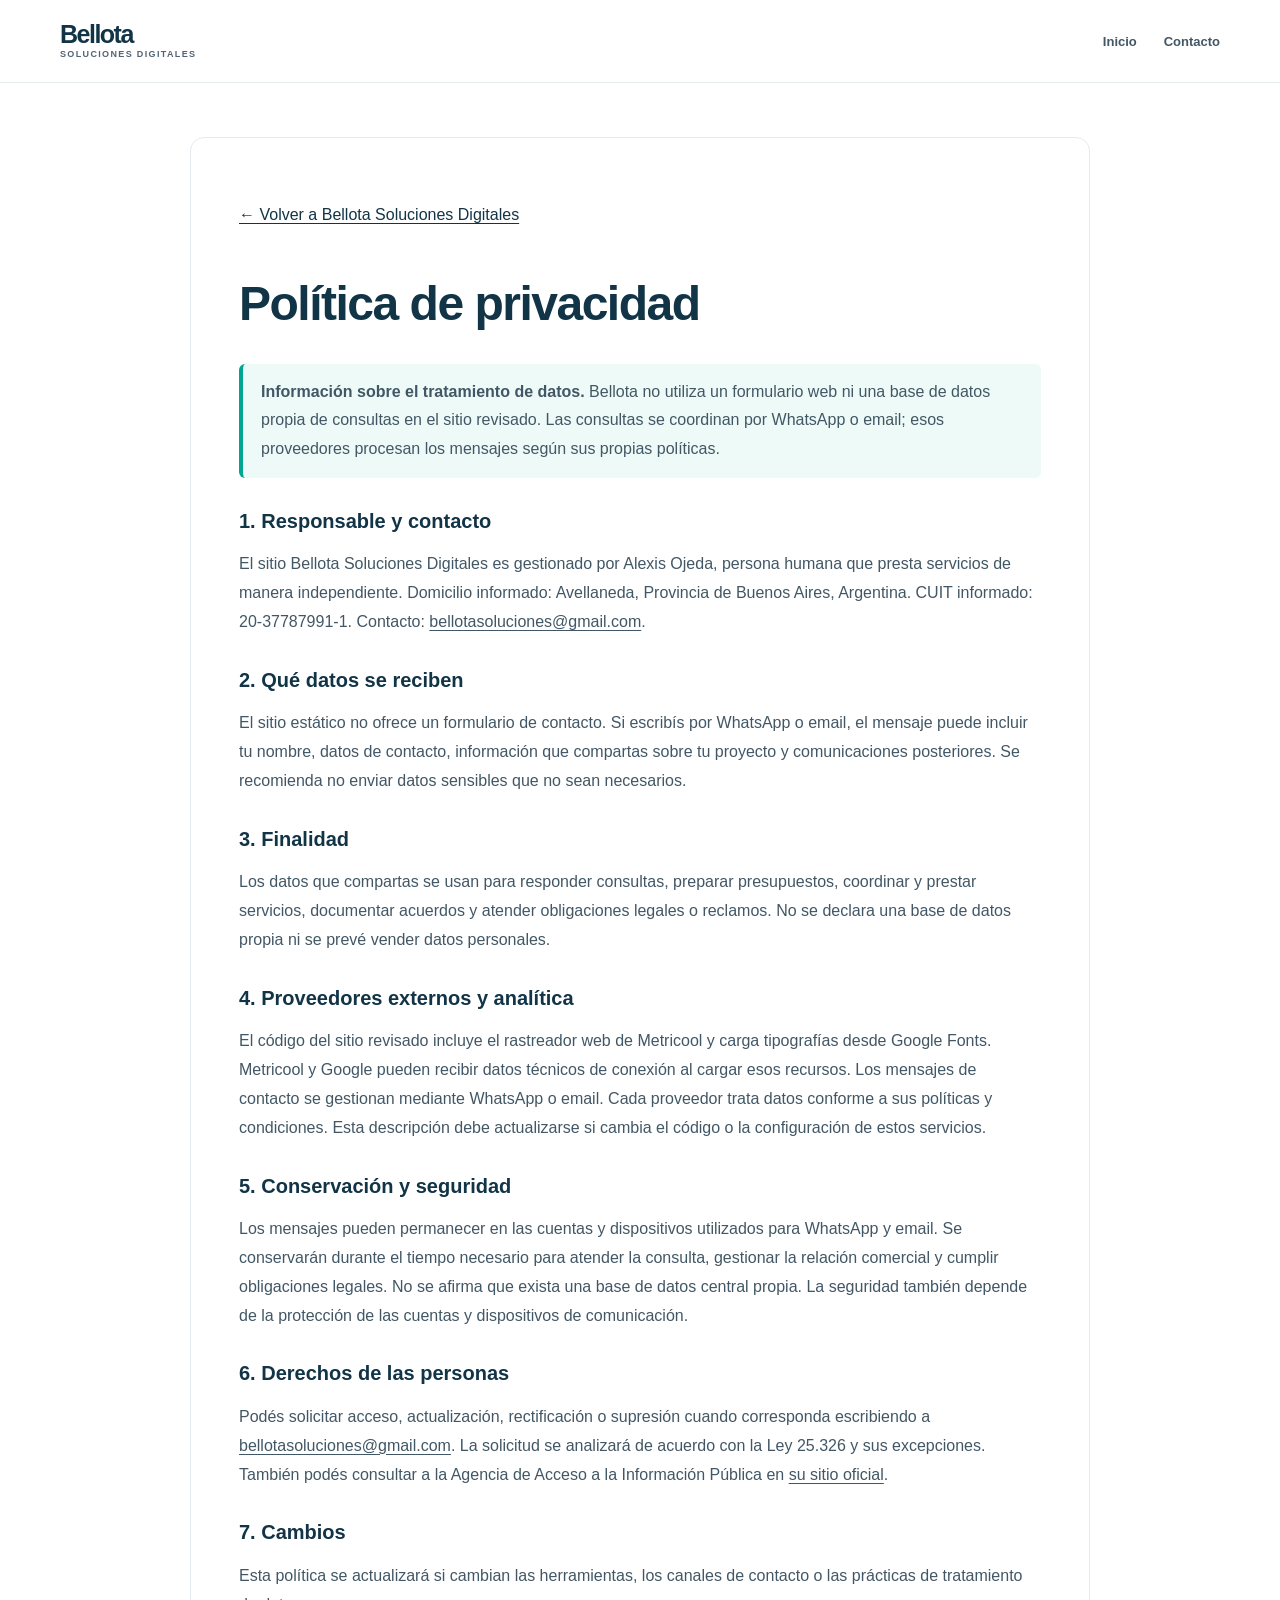
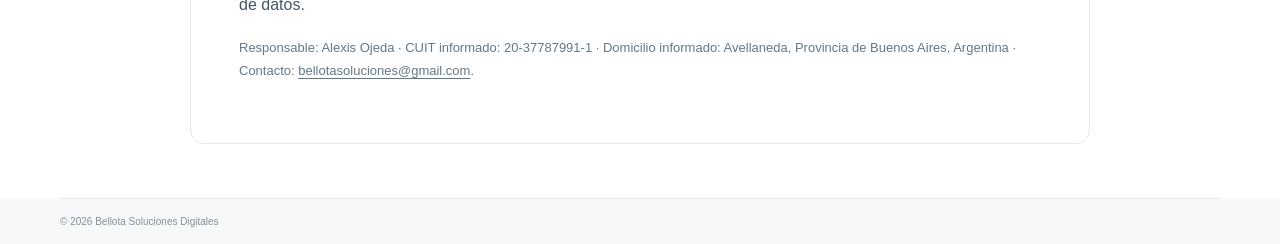
<file: privacidad.html>
<!doctype html>
<html lang="es">
<head>
<meta charset="utf-8"><meta name="viewport" content="width=device-width, initial-scale=1">
<meta name="theme-color" content="#123447">
<meta name="description" content="Política de privacidad de Bellota Soluciones Digitales.">
<title>Política de privacidad | Bellota Soluciones Digitales</title>
<link rel="stylesheet" href="styles.css">
<style>
.legal-page{max-width:900px;margin:54px auto;padding:clamp(22px,5vw,48px);background:#fff;border:1px solid #e4eaee;border-radius:14px}
.legal-page h1{font:800 clamp(32px,5vw,48px)/1.15 var(--font-head);letter-spacing:-1.5px}
.legal-page h2{margin-top:30px;font:800 20px/1.3 var(--font-head)}
.legal-page p,.legal-page li{color:#425765;line-height:1.8}
.legal-page .notice{background:#eefaf7;border-left:4px solid #00a68f;padding:14px 18px;border-radius:6px}
.legal-page a{text-decoration:underline;text-underline-offset:3px}
.legal-back{display:inline-block;margin:20px 0}
.legal-page .legal-meta{font-size:13px;color:#647887}
</style>
</head>
<body>
<header class="site-header"><div class="container nav-wrap"><a class="brand" href="index.html"><span class="brand-copy"><strong>Bellota</strong><small>soluciones digitales</small></span></a><nav class="main-nav" aria-label="Navegación legal"><a href="index.html">Inicio</a><a href="index.html#contacto">Contacto</a></nav></div></header>
<main class="legal-page">
<a class="legal-back" href="index.html">← Volver a Bellota Soluciones Digitales</a>
<h1>Política de privacidad</h1>

<p class="notice"><strong>Información sobre el tratamiento de datos.</strong> Bellota no utiliza un formulario web ni una base de datos propia de consultas en el sitio revisado. Las consultas se coordinan por WhatsApp o email; esos proveedores procesan los mensajes según sus propias políticas.</p>
<h2>1. Responsable y contacto</h2>
<p>El sitio Bellota Soluciones Digitales es gestionado por Alexis Ojeda, persona humana que presta servicios de manera independiente. Domicilio informado: Avellaneda, Provincia de Buenos Aires, Argentina. CUIT informado: 20-37787991-1. Contacto: <a href="mailto:bellotasoluciones@gmail.com">bellotasoluciones@gmail.com</a>.</p>
<h2>2. Qué datos se reciben</h2>
<p>El sitio estático no ofrece un formulario de contacto. Si escribís por WhatsApp o email, el mensaje puede incluir tu nombre, datos de contacto, información que compartas sobre tu proyecto y comunicaciones posteriores. Se recomienda no enviar datos sensibles que no sean necesarios.</p>
<h2>3. Finalidad</h2>
<p>Los datos que compartas se usan para responder consultas, preparar presupuestos, coordinar y prestar servicios, documentar acuerdos y atender obligaciones legales o reclamos. No se declara una base de datos propia ni se prevé vender datos personales.</p>
<h2>4. Proveedores externos y analítica</h2>
<p>El código del sitio revisado incluye el rastreador web de Metricool y carga tipografías desde Google Fonts. Metricool y Google pueden recibir datos técnicos de conexión al cargar esos recursos. Los mensajes de contacto se gestionan mediante WhatsApp o email. Cada proveedor trata datos conforme a sus políticas y condiciones. Esta descripción debe actualizarse si cambia el código o la configuración de estos servicios.</p>
<h2>5. Conservación y seguridad</h2>
<p>Los mensajes pueden permanecer en las cuentas y dispositivos utilizados para WhatsApp y email. Se conservarán durante el tiempo necesario para atender la consulta, gestionar la relación comercial y cumplir obligaciones legales. No se afirma que exista una base de datos central propia. La seguridad también depende de la protección de las cuentas y dispositivos de comunicación.</p>
<h2>6. Derechos de las personas</h2>
<p>Podés solicitar acceso, actualización, rectificación o supresión cuando corresponda escribiendo a <a href="mailto:bellotasoluciones@gmail.com">bellotasoluciones@gmail.com</a>. La solicitud se analizará de acuerdo con la Ley 25.326 y sus excepciones. También podés consultar a la Agencia de Acceso a la Información Pública en <a href="https://www.argentina.gob.ar/aaip/datospersonales">su sitio oficial</a>.</p>
<h2>7. Cambios</h2>
<p>Esta política se actualizará si cambian las herramientas, los canales de contacto o las prácticas de tratamiento de datos.</p>

<p class="legal-meta">Responsable: Alexis Ojeda · CUIT informado: 20-37787991-1 · Domicilio informado: Avellaneda, Provincia de Buenos Aires, Argentina · Contacto: <a href="mailto:bellotasoluciones@gmail.com">bellotasoluciones@gmail.com</a>.</p>
</main>
<footer class="site-footer"><div class="container footer-bottom"><span>© <span id="year"></span> Bellota Soluciones Digitales</span></div></footer>
<script src="script.js"></script>
</body></html>
</file>
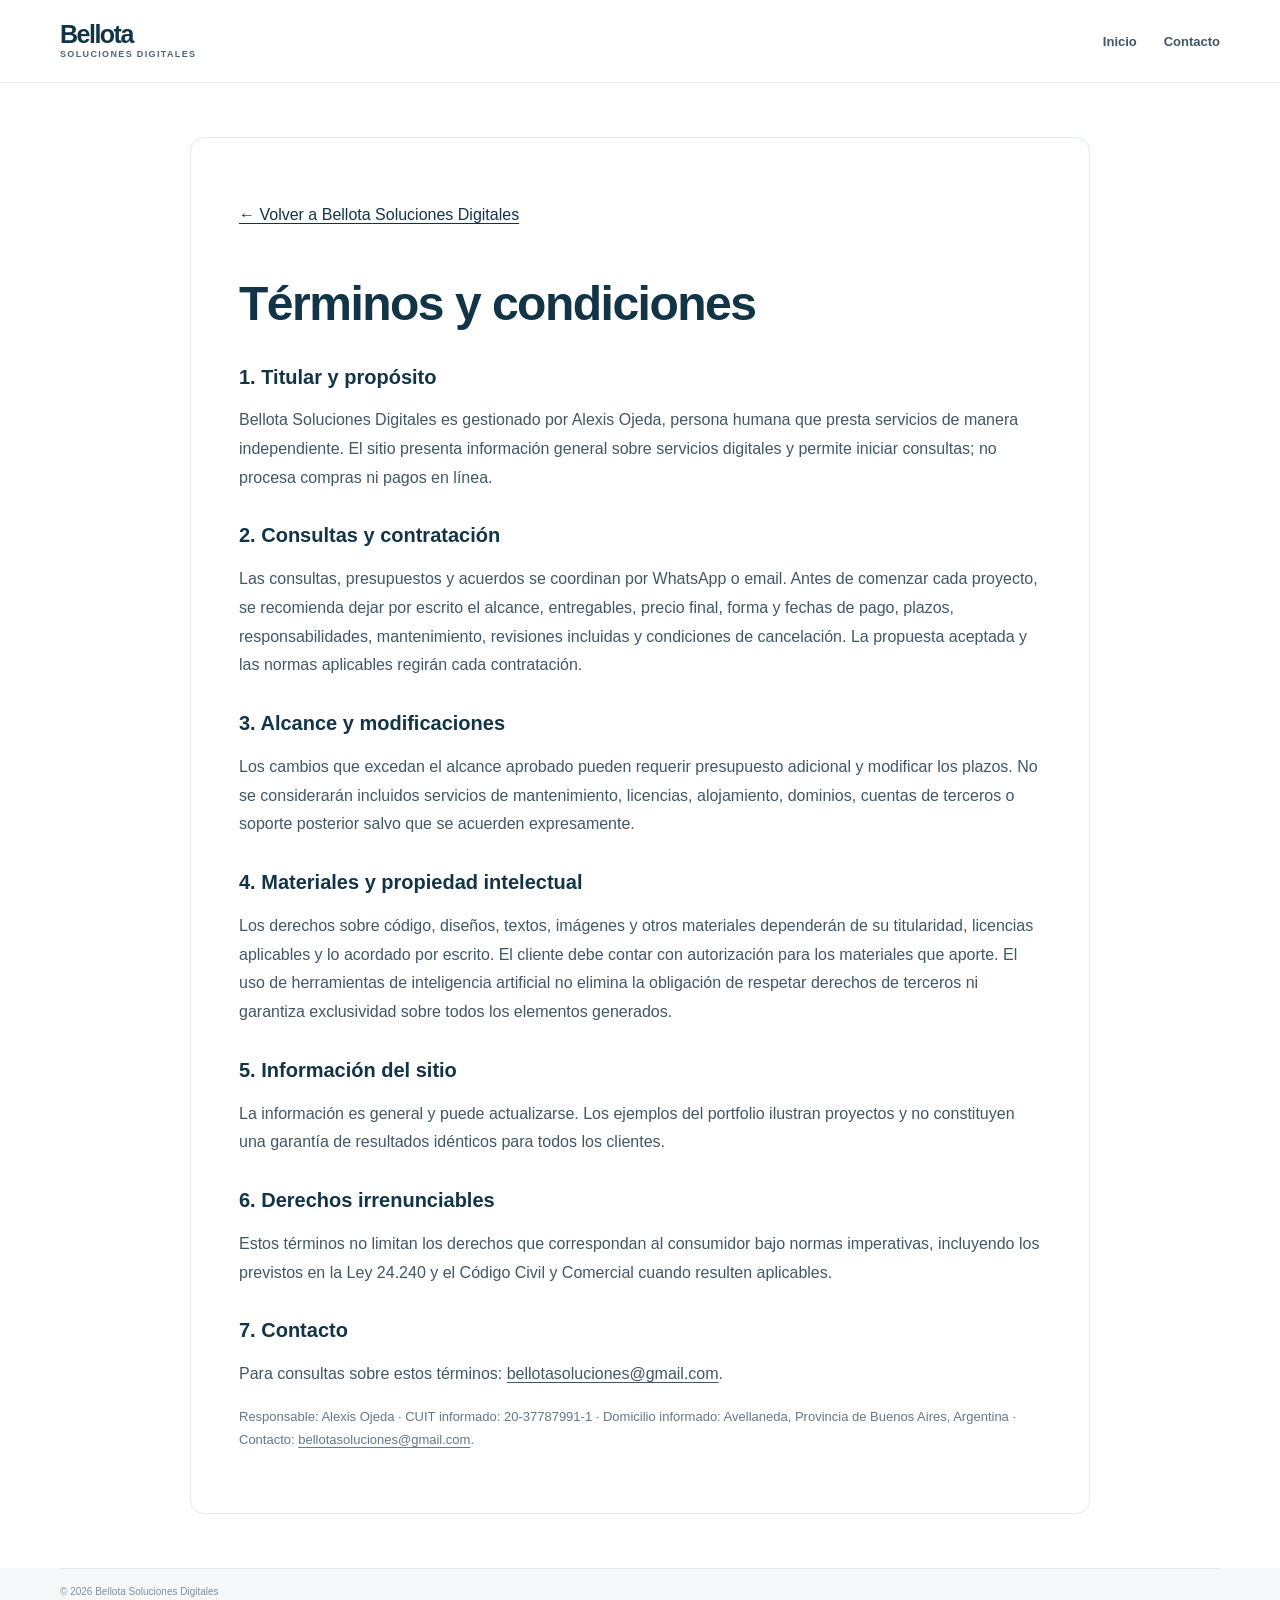
<file: terminos.html>
<!doctype html>
<html lang="es">
<head>
<meta charset="utf-8"><meta name="viewport" content="width=device-width, initial-scale=1">
<meta name="theme-color" content="#123447">
<meta name="description" content="Términos y condiciones de Bellota Soluciones Digitales.">
<title>Términos y condiciones | Bellota Soluciones Digitales</title>
<link rel="stylesheet" href="styles.css">
<style>
.legal-page{max-width:900px;margin:54px auto;padding:clamp(22px,5vw,48px);background:#fff;border:1px solid #e4eaee;border-radius:14px}
.legal-page h1{font:800 clamp(32px,5vw,48px)/1.15 var(--font-head);letter-spacing:-1.5px}
.legal-page h2{margin-top:30px;font:800 20px/1.3 var(--font-head)}
.legal-page p,.legal-page li{color:#425765;line-height:1.8}
.legal-page .notice{background:#eefaf7;border-left:4px solid #00a68f;padding:14px 18px;border-radius:6px}
.legal-page a{text-decoration:underline;text-underline-offset:3px}
.legal-back{display:inline-block;margin:20px 0}
.legal-page .legal-meta{font-size:13px;color:#647887}
</style>
</head>
<body>
<header class="site-header"><div class="container nav-wrap"><a class="brand" href="index.html"><span class="brand-copy"><strong>Bellota</strong><small>soluciones digitales</small></span></a><nav class="main-nav" aria-label="Navegación legal"><a href="index.html">Inicio</a><a href="index.html#contacto">Contacto</a></nav></div></header>
<main class="legal-page">
<a class="legal-back" href="index.html">← Volver a Bellota Soluciones Digitales</a>
<h1>Términos y condiciones</h1>

<h2>1. Titular y propósito</h2>
<p>Bellota Soluciones Digitales es gestionado por Alexis Ojeda, persona humana que presta servicios de manera independiente. El sitio presenta información general sobre servicios digitales y permite iniciar consultas; no procesa compras ni pagos en línea.</p>
<h2>2. Consultas y contratación</h2>
<p>Las consultas, presupuestos y acuerdos se coordinan por WhatsApp o email. Antes de comenzar cada proyecto, se recomienda dejar por escrito el alcance, entregables, precio final, forma y fechas de pago, plazos, responsabilidades, mantenimiento, revisiones incluidas y condiciones de cancelación. La propuesta aceptada y las normas aplicables regirán cada contratación.</p>
<h2>3. Alcance y modificaciones</h2>
<p>Los cambios que excedan el alcance aprobado pueden requerir presupuesto adicional y modificar los plazos. No se considerarán incluidos servicios de mantenimiento, licencias, alojamiento, dominios, cuentas de terceros o soporte posterior salvo que se acuerden expresamente.</p>
<h2>4. Materiales y propiedad intelectual</h2>
<p>Los derechos sobre código, diseños, textos, imágenes y otros materiales dependerán de su titularidad, licencias aplicables y lo acordado por escrito. El cliente debe contar con autorización para los materiales que aporte. El uso de herramientas de inteligencia artificial no elimina la obligación de respetar derechos de terceros ni garantiza exclusividad sobre todos los elementos generados.</p>
<h2>5. Información del sitio</h2>
<p>La información es general y puede actualizarse. Los ejemplos del portfolio ilustran proyectos y no constituyen una garantía de resultados idénticos para todos los clientes.</p>
<h2>6. Derechos irrenunciables</h2>
<p>Estos términos no limitan los derechos que correspondan al consumidor bajo normas imperativas, incluyendo los previstos en la Ley 24.240 y el Código Civil y Comercial cuando resulten aplicables.</p>
<h2>7. Contacto</h2>
<p>Para consultas sobre estos términos: <a href="mailto:bellotasoluciones@gmail.com">bellotasoluciones@gmail.com</a>.</p>

<p class="legal-meta">Responsable: Alexis Ojeda · CUIT informado: 20-37787991-1 · Domicilio informado: Avellaneda, Provincia de Buenos Aires, Argentina · Contacto: <a href="mailto:bellotasoluciones@gmail.com">bellotasoluciones@gmail.com</a>.</p>
</main>
<footer class="site-footer"><div class="container footer-bottom"><span>© <span id="year"></span> Bellota Soluciones Digitales</span></div></footer>
<script src="script.js"></script>
</body></html>
</file>
<file: styles.css>
:root {
  --navy: #123447;
  --navy-deep: #0b2735;
  --teal: #00bfa6;
  --light: #f3f6f8;
  --bluegray: #526474;
  --white: #fff;
  --line: #e4eaee;
  --shadow: 0 18px 50px rgba(18,52,71,.08);
  --font-body: "DM Sans", sans-serif;
  --font-head: "Manrope", sans-serif;
}
* { box-sizing: border-box; }
html { scroll-behavior: smooth; scroll-padding-top: 90px; }
body { margin: 0; color: var(--navy); background: var(--white); font-family: var(--font-body); -webkit-font-smoothing: antialiased; }
a { color: inherit; text-decoration: none; }
button { font: inherit; }
.container { width: min(1160px, calc(100% - 48px)); margin-inline: auto; }
.site-header { position: sticky; top: 0; z-index: 100; background: rgba(255,255,255,.94); border-bottom: 1px solid rgba(228,234,238,.85); backdrop-filter: blur(16px); }
.nav-wrap { min-height: 82px; display: flex; align-items: center; justify-content: space-between; gap: 30px; }
.brand { display: inline-flex; align-items: center; gap: 9px; flex-shrink: 0; }
.brand-mark { width: 42px; height: 42px; display: grid; place-items: center; color: var(--navy); }
.brand-mark svg { width: 100%; height: 100%; }
.brand-copy { display: flex; flex-direction: column; line-height: 1; gap: 5px; }
.brand-copy strong { font: 800 25px/.9 var(--font-head); letter-spacing: -1.5px; }
.brand-copy small { color: var(--bluegray); font-size: 9px; letter-spacing: 1.35px; text-transform: uppercase; font-weight: 700; }
.main-nav { display: flex; align-items: center; gap: clamp(17px,2.1vw,30px); font-size: 13px; font-weight: 600; color: #425765; }
.main-nav > a:not(.nav-cta) { transition: color .2s; }
.main-nav > a:not(.nav-cta):hover, .main-nav > a.active { color: var(--teal); }
.nav-cta { display: inline-flex; gap: 13px; align-items: center; padding: 13px 19px; color: white; background: var(--navy); border-radius: 7px; transition: background .2s, transform .2s; }
.nav-cta:hover { background: #1a4a60; transform: translateY(-1px); }
.nav-cta span { color: var(--teal); font-size: 17px; }
.menu-toggle { display: none; border: 0; background: transparent; padding: 8px; }
.menu-toggle span { width: 23px; height: 2px; background: var(--navy); display: block; margin: 5px; }
.section { padding: 100px 0; }
.hero { padding: 90px 0 25px; overflow: hidden; }
.hero-grid { display: grid; grid-template-columns: 1fr 1fr; gap: 55px; align-items: center; min-height: 460px; }
.eyebrow { display: inline-flex; align-items: center; gap: 9px; color: #647887; font-size: 10px; font-weight: 800; letter-spacing: 1.7px; text-transform: uppercase; }
.eyebrow-dot { width: 7px; height: 7px; background: var(--teal); border-radius: 50%; box-shadow: 0 0 0 4px rgba(0,191,166,.12); }
.hero h1, .section-heading h2, .contact-copy h2, .coming-content h1 { font: 800 clamp(40px,5.1vw,66px)/1.09 var(--font-head); letter-spacing: -3px; margin: 23px 0 21px; }
.hero h1 span, .section-heading h2 span, .contact-copy h2 span, .coming-content h1 span { color: var(--teal); }
.hero-lead { max-width: 520px; color: var(--bluegray); font-size: 16px; line-height: 1.85; margin: 0; }
.hero-actions { display: flex; gap: 12px; flex-wrap: wrap; margin-top: 30px; }
.button { display: inline-flex; align-items: center; justify-content: center; gap: 19px; border-radius: 7px; padding: 15px 20px; font-size: 13px; font-weight: 700; transition: transform .2s, background .2s, box-shadow .2s; }
.button:hover { transform: translateY(-2px); }
.button-primary { color: white; background: var(--navy); box-shadow: 0 8px 20px rgba(18,52,71,.12); }
.button-primary:hover { background: #1b4a60; }
.button-primary span { color: var(--teal); font-size: 17px; }
.button-secondary { border: 1px solid #d8e1e6; color: var(--navy); background: white; }
.button-secondary:hover { border-color: var(--teal); }
.hero-note { display: flex; gap: 10px; align-items: center; color: #71818c; font-size: 11px; margin-top: 33px; }
.note-icon { display: grid; place-items: center; width: 23px; height: 23px; border-radius: 50%; background: #e4faf6; color: #00a68f; font-size: 14px; }
.hero-visual { position: relative; min-height: 430px; display: grid; place-items: center; isolation: isolate; }
.hero-visual:before { content: ""; position: absolute; width: 310px; height: 310px; border-radius: 50%; background: radial-gradient(circle, #e4faf6 0, #f1fbf9 53%, rgba(243,246,248,0) 72%); z-index: -2; }
.visual-orbit { position: absolute; border: 1px solid #dce9ed; border-radius: 50%; transform: rotate(-25deg); }
.orbit-one { width: 380px; height: 245px; }
.orbit-two { width: 300px; height: 390px; transform: rotate(38deg); border-style: dashed; }
.visual-core { position: relative; z-index: 2; width: 170px; height: 170px; border-radius: 40px; display: flex; flex-direction: column; justify-content: center; align-items: center; gap: 12px; background: var(--navy); color: white; box-shadow: 0 24px 60px rgba(18,52,71,.22); transform: rotate(-5deg); }
.card-orbit { position: absolute; z-index: 3; top: 50%; left: 50%; border-radius: 50%; transform: translate(-50%, -50%); transform-origin: center; pointer-events: none; }
.card-orbit-code { width: 300px; height: 190px; animation: orbit-spin 19s linear infinite; animation-delay: -4.75s; }
.card-orbit-chart { width: 410px; height: 245px; animation: orbit-spin 27s linear infinite reverse; animation-delay: -13.5s; }
.card-orbit-check { width: 270px; height: 330px; animation: orbit-spin 23s linear infinite; animation-delay: -17.25s; }
.card-orbit .float-card { top: 0; left: 50%; right: auto; bottom: auto; transform: translate(-50%, -50%); animation: orbit-counter 19s linear infinite; animation-delay: -4.75s; pointer-events: auto; }
.card-orbit-chart .float-card { animation-duration: 27s; animation-direction: reverse; animation-delay: -13.5s; }
.card-orbit-check .float-card { animation-duration: 23s; animation-delay: -17.25s; }
@keyframes orbit-spin { from { transform: translate(-50%, -50%) rotate(0deg); } to { transform: translate(-50%, -50%) rotate(360deg); } }
@keyframes orbit-counter { from { transform: translate(-50%, -50%) rotate(0deg); } to { transform: translate(-50%, -50%) rotate(-360deg); } }
.core-symbol { font: 800 74px/.8 var(--font-head); letter-spacing: -8px; color: white; }
.core-label { font-size: 8px; letter-spacing: 1.5px; color: #9fb4bf; font-weight: 700; }
.float-card { position: absolute; display: flex; align-items: center; gap: 11px; padding: 13px 15px; background: white; border: 1px solid #edf1f3; border-radius: 11px; box-shadow: var(--shadow); }
.float-card strong, .float-card small { display: block; white-space: nowrap; }
.float-card strong { font-size: 11px; margin-bottom: 4px; }
.float-card small { font-size: 9px; color: #7c8b95; }
.card-code { top: 55px; left: 0; }
.card-chart { top: 155px; right: -7px; }
.card-check { bottom: 47px; left: 25px; }
.mini-icon { display: grid; place-items: center; width: 35px; height: 35px; background: #e5faf6; color: #009e8b; border-radius: 8px; font-weight: 800; font-size: 12px; }
.status-dot { width: 6px; height: 6px; border-radius: 50%; background: var(--teal); margin-left: 4px; }
.chart-bars { display: flex; align-items: end; gap: 3px; height: 34px; padding: 5px; background: #eff4f6; border-radius: 7px; }
.chart-bars i { display: block; width: 4px; background: var(--teal); border-radius: 2px; height: 45%; }
.chart-bars i:nth-child(2) { height: 70%; }.chart-bars i:nth-child(3) { height: 55%; }.chart-bars i:nth-child(4) { height: 100%; }
.check-icon { display: grid; place-items: center; width: 32px; height: 32px; border-radius: 50%; background: var(--navy); color: var(--teal); font-weight: 800; }
.visual-spark { position: absolute; color: var(--teal); transform-origin: center; }.spark-a { top: 25px; right: 90px; font-size: 25px; animation: spark-drift 8s ease-in-out infinite; }.spark-b { bottom: 70px; right: 45px; font-size: 20px; color: #9db2bc; animation: spark-drift 10s ease-in-out infinite reverse; }
@keyframes spark-drift { 0%, 100% { translate: 0 0; rotate: 0deg; } 50% { translate: 10px -13px; rotate: 35deg; } }
.hero-bottom { display: flex; justify-content: space-between; align-items: center; border-top: 1px solid var(--line); padding-top: 22px; margin-top: 32px; color: #80909a; font-size: 9px; font-weight: 800; letter-spacing: 1.7px; }
.scroll-hint { letter-spacing: .3px; font-weight: 600; text-transform: none; font-size: 11px; }.scroll-hint span { margin-left: 8px; color: var(--teal); font-size: 17px; }
.projects-section { background: var(--light); }
.section-heading { display: flex; justify-content: space-between; align-items: end; gap: 45px; margin-bottom: 42px; }
.section-heading h2 { font-size: clamp(32px,4vw,48px); letter-spacing: -2px; margin: 15px 0 0; }
.section-heading > p { max-width: 390px; color: var(--bluegray); font-size: 13px; line-height: 1.8; margin: 0 0 3px; }
.projects-grid { display: grid; grid-template-columns: repeat(2,minmax(0,1fr)); gap: 22px; }
.project-card { display: block; background: white; border: 1px solid #e8eef1; border-radius: 12px; overflow: hidden; transition: transform .25s, box-shadow .25s; }
.project-card:hover { transform: translateY(-4px); box-shadow: 0 20px 45px rgba(18,52,71,.1); }
.project-art { height: 220px; position: relative; overflow: hidden; display: grid; place-items: center; }
.art-calendar { background: #dcefeb; }.art-photo { background: #e6e8e1; }.art-prode { background: #e4eaf4; }.art-gallery { background: #e9e5f0; }
.art-badge { position: absolute; top: 17px; left: 18px; font-size: 8px; font-weight: 800; letter-spacing: 1.3px; color: #647987; }
.calendar-window { width: 190px; padding: 13px 16px 18px; background: #fff; border-radius: 10px; box-shadow: 0 18px 35px #1234471c; transform: rotate(-5deg); }
.window-top { display: flex; gap: 4px; padding-bottom: 12px; border-bottom: 1px solid #edf1f3; }.window-top i { width: 5px; height: 5px; background: #c7d5da; border-radius: 50%; }
.calendar-title { font-size: 11px; font-weight: 800; margin: 13px 0; }.calendar-grid { display: grid; grid-template-columns: repeat(3,1fr); gap: 6px; }.calendar-grid i { height: 20px; border-radius: 4px; background: #f0f4f6; }.calendar-grid i.selected { background: var(--teal); }
.photo-frame { position: relative; width: 180px; height: 135px; overflow: hidden; background: #c8d3cb; border: 8px solid white; box-shadow: 0 18px 35px #12344720; transform: rotate(4deg); }
.photo-sun { position: absolute; width: 32px; height: 32px; border-radius: 50%; background: #e9cda0; top: 20px; right: 25px; }.photo-hill { position: absolute; width: 180px; height: 90px; background: #718c80; border-radius: 50% 50% 0 0; bottom: -37px; left: -22px; transform: rotate(-15deg); }.hill-two { background: #496a62; bottom: -53px; left: 45px; transform: rotate(17deg); }.photo-frame span { position: absolute; bottom: 9px; left: 9px; color: white; font: 800 12px var(--font-head); letter-spacing: 2px; }
.score-card { width: 230px; padding: 23px; background: #123447; color: white; border-radius: 12px; box-shadow: 0 18px 35px #1234472a; transform: rotate(3deg); }.score-label { color: #9db9c5; font-size: 8px; letter-spacing: 1.4px; font-weight: 800; }.score-teams { display: flex; justify-content: space-between; align-items: center; margin: 23px 0 16px; }.score-teams b { font: 800 27px var(--font-head); }.score-teams span { color: var(--teal); font-size: 9px; font-weight: 800; }.score-line { height: 4px; background: linear-gradient(90deg,var(--teal) 65%,#45616e 65%); border-radius: 5px; }.score-caption { color: #9db9c5; font-size: 9px; margin-top: 12px; }
.gallery-window { width: 240px; padding: 12px; border-radius: 10px; background: white; box-shadow: 0 18px 35px #1234471c; transform: rotate(-3deg); }.gallery-top { display: flex; justify-content: space-between; color: #617481; font-size: 10px; font-weight: 800; margin-bottom: 12px; }.gallery-pics { display: grid; grid-template-columns: 1fr 1fr; gap: 6px; }.gallery-pics i { display: block; height: 58px; border-radius: 5px; background: linear-gradient(145deg,#b8d2cb,#6d9089); }.gallery-pics i:nth-child(2) { background: linear-gradient(145deg,#e6c8a4,#b47f62); }.gallery-pics i:nth-child(3) { background: linear-gradient(145deg,#c4c4db,#7779a1); }.gallery-pics i:nth-child(4) { background: linear-gradient(145deg,#e6d4ad,#ad9b6b); }
.project-info { display: flex; justify-content: space-between; align-items: center; padding: 22px 23px 24px; gap: 20px; }.project-info h3 { font: 800 17px var(--font-head); letter-spacing: -.4px; margin: 0 0 7px; }.project-info p { color: var(--bluegray); font-size: 11px; margin: 0; line-height: 1.6; }.arrow-circle { display: grid; place-items: center; width: 37px; height: 37px; border: 1px solid #dfe7eb; border-radius: 50%; flex-shrink: 0; font-size: 17px; transition: background .2s,color .2s; }.project-card:hover .arrow-circle { background: var(--navy); color: var(--teal); }
.section-footnote { display: flex; align-items: center; justify-content: center; gap: 10px; color: #687c88; font-size: 12px; margin-top: 34px; }.tiny-star { color: var(--teal); font-size: 19px; }
.services-section { background: white; }.services-grid { display: grid; grid-template-columns: repeat(3,minmax(0,1fr)); border-top: 1px solid var(--line); border-left: 1px solid var(--line); }
.service-card { min-height: 205px; position: relative; padding: 25px 25px 27px; border-right: 1px solid var(--line); border-bottom: 1px solid var(--line); transition: background .2s; }.service-card:hover { background: #f8fbfc; }.service-number { color: #a0afb7; font-size: 9px; font-weight: 800; letter-spacing: 1px; }.service-icon { position: absolute; top: 20px; right: 23px; display: grid; place-items: center; width: 38px; height: 38px; color: #009e8b; background: #e6faf6; border-radius: 9px; font-size: 20px; }.service-icon svg { width: 21px; height: 21px; display: block; }.service-card h3 { margin: 28px 0 9px; font: 800 15px var(--font-head); letter-spacing: -.3px; }.service-card p { margin: 0; max-width: 290px; color: var(--bluegray); font-size: 11px; line-height: 1.75; }
.contact-section { padding: 30px 0 95px; }.contact-panel { position: relative; display: grid; grid-template-columns: 1fr .8fr; gap: 65px; padding: 62px 65px; overflow: hidden; background: var(--navy); color: white; border-radius: 14px; }.contact-copy, .contact-details { position: relative; z-index: 1; }.eyebrow-light { color: #a5bbc5; }.contact-copy h2 { font-size: clamp(37px,4.5vw,55px); margin: 17px 0; letter-spacing: -2.5px; }.contact-copy p { max-width: 420px; color: #b5c5cd; font-size: 13px; line-height: 1.8; margin: 0 0 26px; }.button-light { background: white; color: var(--navy); }.button-light span { color: #009e8b; font-size: 17px; }.contact-details { align-self: center; }.contact-detail { display: flex; align-items: center; gap: 14px; padding: 17px 0; border-bottom: 1px solid #ffffff20; }.contact-detail:last-child { border-bottom: 0; }.contact-detail-icon { display: grid; place-items: center; width: 39px; height: 39px; border-radius: 9px; background: #ffffff12; color: var(--teal); font-size: 19px; flex-shrink: 0; }.contact-detail small { display: block; margin-bottom: 5px; color: #8fa8b4; font-size: 8px; font-weight: 800; letter-spacing: 1.4px; }.contact-detail a, .pending-value { font-size: 12px; font-weight: 600; color: white; }.contact-detail a:hover { color: var(--teal); }.pending-value { color: #a8bbc4; font-weight: 400; }.contact-decoration { position: absolute; right: 25px; bottom: -100px; color: #ffffff07; font: 800 330px/.8 var(--font-head); letter-spacing: -40px; pointer-events: none; }
.site-footer { background: #f6f8f9; }.footer-main { display: flex; align-items: center; justify-content: space-between; gap: 25px; padding: 33px 0; }.brand-footer .brand-mark { color: var(--navy); }.footer-main > p { color: #788b96; font-size: 11px; margin: 0; }.footer-nav { display: flex; flex-wrap: wrap; gap: 20px; color: #526674; font-size: 11px; font-weight: 600; }.footer-nav a:hover, .footer-bottom a:hover { color: #009e8b; }.footer-bottom { border-top: 1px solid #e2e8eb; padding: 17px 0; display: flex; justify-content: space-between; color: #82919a; font-size: 10px; }.footer-heart { color: var(--teal); margin-left: 4px; }
.whatsapp-float { position: fixed; z-index: 90; right: 24px; bottom: 23px; display: grid; place-items: center; width: 54px; height: 54px; border-radius: 50%; background: var(--teal); color: var(--navy-deep); box-shadow: 0 8px 25px #12344730; transition: transform .2s; }.whatsapp-float:hover { transform: translateY(-3px) scale(1.03); }.whatsapp-float svg { width: 27px; height: 27px; }
.coming-soon-page { min-height: 100vh; display: flex; flex-direction: column; }.coming-main { flex: 1; position: relative; overflow: hidden; display: grid; place-items: center; min-height: 590px; padding: 80px 24px 100px; background: linear-gradient(180deg,#fff 0%,#f7fafb 100%); }.coming-content { position: relative; z-index: 1; max-width: 690px; text-align: center; }.coming-icon { display: grid; place-items: center; width: 70px; height: 70px; margin: 0 auto 30px; border-radius: 20px; background: var(--navy); color: white; font: 800 43px var(--font-head); letter-spacing: -5px; box-shadow: 0 15px 35px #12344720; }.coming-icon span { color: var(--teal); }.coming-content h1 { font-size: clamp(39px,5vw,60px); margin: 20px 0 19px; }.coming-content p { max-width: 560px; margin: 0 auto 25px; color: var(--bluegray); font-size: 15px; line-height: 1.85; }.coming-label { display: flex; justify-content: center; align-items: center; gap: 8px; margin: 0 auto 30px; color: #718591; font-size: 9px; letter-spacing: 1.8px; font-weight: 800; }.coming-label i { width: 7px; height: 7px; border-radius: 50%; background: var(--teal); box-shadow: 0 0 0 4px #00bfa61a; }.coming-decoration { position: absolute; width: 420px; height: 420px; border: 1px solid #dfe9ed; border-radius: 50%; }.decoration-one { top: -250px; left: -130px; }.decoration-two { bottom: -300px; right: -100px; width: 530px; height: 530px; border-style: dashed; }.standalone-footer { border-top: 0; }.standalone-footer a { color: var(--navy); font-weight: 700; }
@media (max-width: 900px) {
  .main-nav { gap: 14px; font-size: 12px; }.nav-cta { padding: 12px 13px; gap: 8px; }
  .hero-grid { gap: 25px; }.hero-visual { transform: scale(.92); transform-origin: center; }.float-card { padding: 10px; }.card-chart { right: -15px; }
  .contact-panel { padding: 50px 40px; gap: 35px; }.footer-main { flex-wrap: wrap; }.footer-nav { width: 100%; }
}
@media (max-width: 700px) {
  .container { width: min(100% - 36px, 520px); }
  .nav-wrap { min-height: 72px; }.menu-toggle { display: block; cursor: pointer; }.main-nav { display: none; position: absolute; top: 71px; left: 0; right: 0; padding: 18px 24px 23px; background: white; border-bottom: 1px solid var(--line); box-shadow: 0 15px 25px #1234470b; align-items: stretch; flex-direction: column; gap: 0; }.main-nav.is-open { display: flex; }.main-nav > a:not(.nav-cta) { padding: 12px 0; }.nav-cta { justify-content: space-between; margin-top: 8px; }.simple-nav { display: none; }
  .section { padding: 72px 0; }.hero { padding-top: 58px; }.hero-grid { grid-template-columns: 1fr; gap: 0; }.hero h1 { font-size: clamp(43px,11vw,60px); letter-spacing: -2.6px; margin-top: 20px; }.hero-lead { font-size: 14px; }.hero-visual { min-height: 350px; margin-top: 12px; transform: scale(.9); }.visual-orbit.orbit-one { width: 320px; }.visual-orbit.orbit-two { height: 340px; }.hero-bottom { margin-top: 5px; font-size: 7px; letter-spacing: 1px; }.scroll-hint { font-size: 10px; }
  .section-heading { display: block; margin-bottom: 30px; }.section-heading h2 { font-size: 37px; }.section-heading > p { margin-top: 17px; font-size: 12px; }
  .projects-grid { grid-template-columns: 1fr; gap: 17px; }.project-art { height: 205px; }.project-info { padding: 19px; }.section-footnote { justify-content: flex-start; align-items: flex-start; line-height: 1.6; }
  .services-grid { grid-template-columns: repeat(2,minmax(0,1fr)); }.service-card { padding: 20px 16px; min-height: 205px; }.service-icon { width: 32px; height: 32px; top: 15px; right: 14px; }.service-card h3 { font-size: 13px; margin-top: 27px; }.service-card p { font-size: 10px; }
  .contact-section { padding: 10px 0 65px; }.contact-panel { grid-template-columns: 1fr; padding: 39px 25px; gap: 30px; }.contact-copy h2 { font-size: 43px; }.contact-copy p { font-size: 12px; }.contact-decoration { font-size: 230px; bottom: 180px; right: 0; }
  .footer-main { align-items: flex-start; }.footer-main > p { width: 100%; margin: 0; }.footer-nav { gap: 14px; }.footer-bottom { font-size: 9px; gap: 15px; }
  .coming-main { min-height: 550px; }.coming-content h1 { letter-spacing: -2px; }.coming-content p { font-size: 13px; }.coming-icon { margin-bottom: 24px; }
}
@media (max-width: 390px) {
  .services-grid { grid-template-columns: 1fr; }.service-card { min-height: 170px; }.service-card h3 { font-size: 15px; }.service-card p { font-size: 11px; }.hero-bottom { flex-direction: column; align-items: flex-start; gap: 10px; }.hero-visual { margin-inline: -20px; transform: scale(.82); }.footer-bottom { flex-direction: column; }
}
@media (max-width: 700px) { .card-orbit-code { width: 265px; height: 175px; }.card-orbit-chart { width: 335px; height: 220px; }.card-orbit-check { width: 235px; height: 290px; }.card-orbit .float-card { gap: 7px; padding: 9px 10px; }.card-orbit .float-card strong { font-size: 10px; }.card-orbit .float-card small { font-size: 8px; } }
@media (prefers-reduced-motion: reduce) { html { scroll-behavior: auto; } *, *::before, *::after { transition-duration: .01ms !important; animation-duration: .01ms !important; animation-iteration-count: 1 !important; } }
</file>
<file: portfolio.css>
/* Portfolio — se suma a styles.css */
.skip-link{position:absolute;left:12px;top:-60px;z-index:200;background:var(--navy);color:#fff;padding:10px 16px;border-radius:7px;font-size:13px;font-weight:700;transition:top .2s}
.skip-link:focus{top:12px}
a:focus-visible,button:focus-visible{outline:3px solid var(--teal);outline-offset:3px;border-radius:6px}

.pf-hero{padding:84px 0 60px}
.pf-hero h1{font:800 clamp(38px,5vw,62px)/1.08 var(--font-head);letter-spacing:-2.8px;margin:0 0 20px;max-width:820px}
.pf-hero h1 span{color:var(--teal)}
.pf-hero .lead{max-width:600px;color:var(--bluegray);font-size:16px;line-height:1.8;margin:0}
.pf-lines{list-style:none;padding:0;display:grid;grid-template-columns:repeat(3,minmax(0,1fr));margin:52px 0 0;border-top:1px solid var(--line)}
.pf-lines li{padding:24px 28px 4px 0}
.pf-lines li+li{padding-left:28px;border-left:1px solid var(--line)}
.pf-lines strong{display:block;font:800 16px var(--font-head);letter-spacing:-.3px;margin-bottom:7px}
.pf-lines span{color:var(--bluegray);font-size:14px;line-height:1.7}

.pf-cases{background:var(--light);padding:80px 0 90px}

/* imagen + marcos */
.case-stage{position:relative;background:var(--tint,#dcefeb);border-radius:16px;padding:34px 34px 46px}
.shot{background:#fff;border-radius:10px;overflow:hidden;box-shadow:0 22px 45px rgba(18,52,71,.16)}
.shot-bar{display:flex;align-items:center;gap:5px;padding:10px 12px;border-bottom:1px solid #edf1f3}
.shot-bar i{width:7px;height:7px;border-radius:50%;background:#c7d5da}
.shot-url{margin-left:10px;flex:1;font-size:11px;color:#7c8b95;background:#f0f4f6;border-radius:5px;padding:4px 10px;overflow:hidden;white-space:nowrap;text-overflow:ellipsis}
.shot img{display:block;width:100%;height:auto;aspect-ratio:8/5;object-fit:cover}
.shot-phone{position:absolute;right:14px;bottom:14px;width:23%;border:5px solid var(--navy);border-radius:20px;overflow:hidden;background:#fff;box-shadow:0 18px 34px rgba(18,52,71,.25)}
.shot-phone img{display:block;width:100%;height:auto;aspect-ratio:390/844;object-fit:cover}

/* textos de cada caso */
.case-kind{display:inline-flex;align-items:center;gap:8px;font-size:13px;font-weight:700;color:#4b6070}
.case-kind:before{content:"";width:7px;height:7px;border-radius:50%;background:var(--teal);box-shadow:0 0 0 4px rgba(0,191,166,.12)}
.case h2{font:800 clamp(26px,3vw,38px)/1.12 var(--font-head);letter-spacing:-1.4px;margin:12px 0 12px}
.case-lead{color:var(--bluegray);font-size:15px;line-height:1.75;margin:0 0 20px}
.case-facts{display:grid;gap:14px;margin:0 0 20px}
.case-facts div{padding-left:14px;border-left:2px solid var(--teal)}
.case-facts dt{font:800 13px var(--font-head);margin:0 0 3px}
.case-facts dd{margin:0;color:var(--bluegray);font-size:14px;line-height:1.65}
.case-points{list-style:none;padding:0;margin:0 0 20px;display:grid;gap:9px}
.case-points li{position:relative;padding-left:28px;font-size:14px;font-weight:600;line-height:1.5}
.case-points li:before{content:"✓";position:absolute;left:0;top:1px;display:grid;place-items:center;width:20px;height:20px;border-radius:50%;background:#e4faf6;color:#007f6e;font-size:11px;font-weight:800}
.case-fit{margin:0 0 18px;font-size:13px;line-height:1.65;color:var(--bluegray)}
.case-fit strong{color:var(--navy)}
.case-fit a{color:#007f6e;font-weight:700;border-bottom:1px solid rgba(0,127,110,.35)}
.case-fit a:hover{border-color:#007f6e}
.case-tags{display:flex;flex-wrap:wrap;gap:7px;margin:0 0 24px;padding:0;list-style:none}
.case-tags li{font-size:12px;font-weight:600;color:#526474;background:#fff;border:1px solid #dfe7eb;border-radius:99px;padding:5px 12px}
.case-actions{display:flex;flex-wrap:wrap;gap:10px}
.button-disabled{background:#e9eef1;color:#6a7b87;cursor:default;box-shadow:none}
.button-disabled:hover{transform:none}

/* proyecto destacado */
.feature{display:grid;grid-template-columns:1.3fr 1fr;gap:56px;align-items:center}
.feature-flag{display:inline-block;font-size:12px;font-weight:700;color:#fff;background:var(--navy);border-radius:99px;padding:5px 12px;margin-bottom:6px}

/* resto de proyectos */
.cards{display:grid;grid-template-columns:repeat(3,minmax(0,1fr));gap:22px;margin-top:70px}
.card{background:#fff;border:1px solid #e8eef1;border-radius:14px;overflow:hidden;display:flex;flex-direction:column}
.card .case-stage{border-radius:0;padding:24px 24px 34px}
.card .shot-phone{width:26%;right:12px;bottom:12px;border-width:4px;border-radius:15px}
.card-body{padding:24px 24px 26px;display:flex;flex-direction:column;flex:1}
.card .case-actions{margin-top:auto}
.card h2{font-size:24px;letter-spacing:-.8px}

/* datos */
.pf-data{padding:90px 0 20px}
.data-panel{display:grid;grid-template-columns:1fr 1.1fr;gap:56px;align-items:center;border:1px solid var(--line);border-radius:16px;padding:44px}
.badge-soon{display:inline-block;font:700 12px var(--font-body);letter-spacing:0;color:#7a5c00;background:#fff4cf;border-radius:99px;padding:5px 11px;margin-left:10px;vertical-align:middle}

/* proceso */
.pf-process{padding:90px 0 80px}
.steps{display:grid;grid-template-columns:repeat(4,minmax(0,1fr));margin-top:38px;border-top:1px solid var(--line);counter-reset:s;list-style:none;padding:0}
.steps li{counter-increment:s;padding:24px 22px 0 0}
.steps li+li{padding-left:22px;border-left:1px solid var(--line)}
.steps li:before{content:counter(s);display:grid;place-items:center;width:30px;height:30px;border-radius:50%;background:var(--navy);color:var(--teal);font:800 13px var(--font-head);margin-bottom:16px}
.steps h3{font:800 16px var(--font-head);margin:0 0 7px;letter-spacing:-.3px}
.steps p{margin:0;color:var(--bluegray);font-size:14px;line-height:1.7}
.pf-process .section-heading>p{font-size:14px}

/* cierre */
.pf-cta{padding:0 0 95px}
.pf-cta .contact-panel{grid-template-columns:1fr}
.pf-cta .contact-copy p{max-width:520px;font-size:15px}
.pf-cta-actions{display:flex;gap:12px;flex-wrap:wrap}
.button-ghost-light{border:1px solid #ffffff40;color:#fff}
.button-ghost-light:hover{border-color:var(--teal)}

@media(max-width:1000px){
.cards{grid-template-columns:1fr 1fr}.cards .card:last-child{grid-column:1/-1}
.feature,.data-panel{grid-template-columns:1fr;gap:34px}
.steps{grid-template-columns:repeat(2,minmax(0,1fr))}.steps li:nth-child(3){padding-left:0;border-left:0}.steps li:nth-child(n+3){margin-top:26px}
}
@media(max-width:700px){
.pf-hero{padding:56px 0 36px}.pf-hero h1{letter-spacing:-2.2px}
.pf-lines{grid-template-columns:1fr}.pf-lines li,.pf-lines li+li{padding:20px 0 6px;border-left:0}.pf-lines li+li{border-top:1px solid var(--line)}
.pf-cases{padding:48px 0 56px}
.case-stage{padding:20px 18px 34px}.shot-phone{right:8px;bottom:8px;border-width:4px;border-radius:15px}
.cards{grid-template-columns:1fr;margin-top:48px}.cards .card:last-child{grid-column:auto}
.pf-data{padding:56px 0 10px}.data-panel{padding:22px 18px}
.pf-process{padding:60px 0 56px}.steps{grid-template-columns:1fr}.steps li,.steps li+li{padding:22px 0 0;border-left:0}.steps li+li{border-top:1px solid var(--line);margin-top:22px}
.pf-cta{padding:0 0 65px}
}

/* Ajustes de consistencia y capturas */
.data-placeholder{min-height:230px;display:flex;align-items:center;justify-content:center;gap:12px;flex-wrap:wrap;background:linear-gradient(135deg,#f3f6f8,#e4faf6);color:var(--navy);font:800 22px var(--font-head);border-radius:10px;padding:28px}
.data-placeholder b{color:var(--teal);font-size:28px}
.data-placeholder small{flex-basis:100%;text-align:center;color:var(--bluegray);font:600 13px var(--font-body)}
.case-media .shot img{aspect-ratio:8/5}
@media(max-width:700px){.data-placeholder{min-height:160px;font-size:18px}}
</file>
